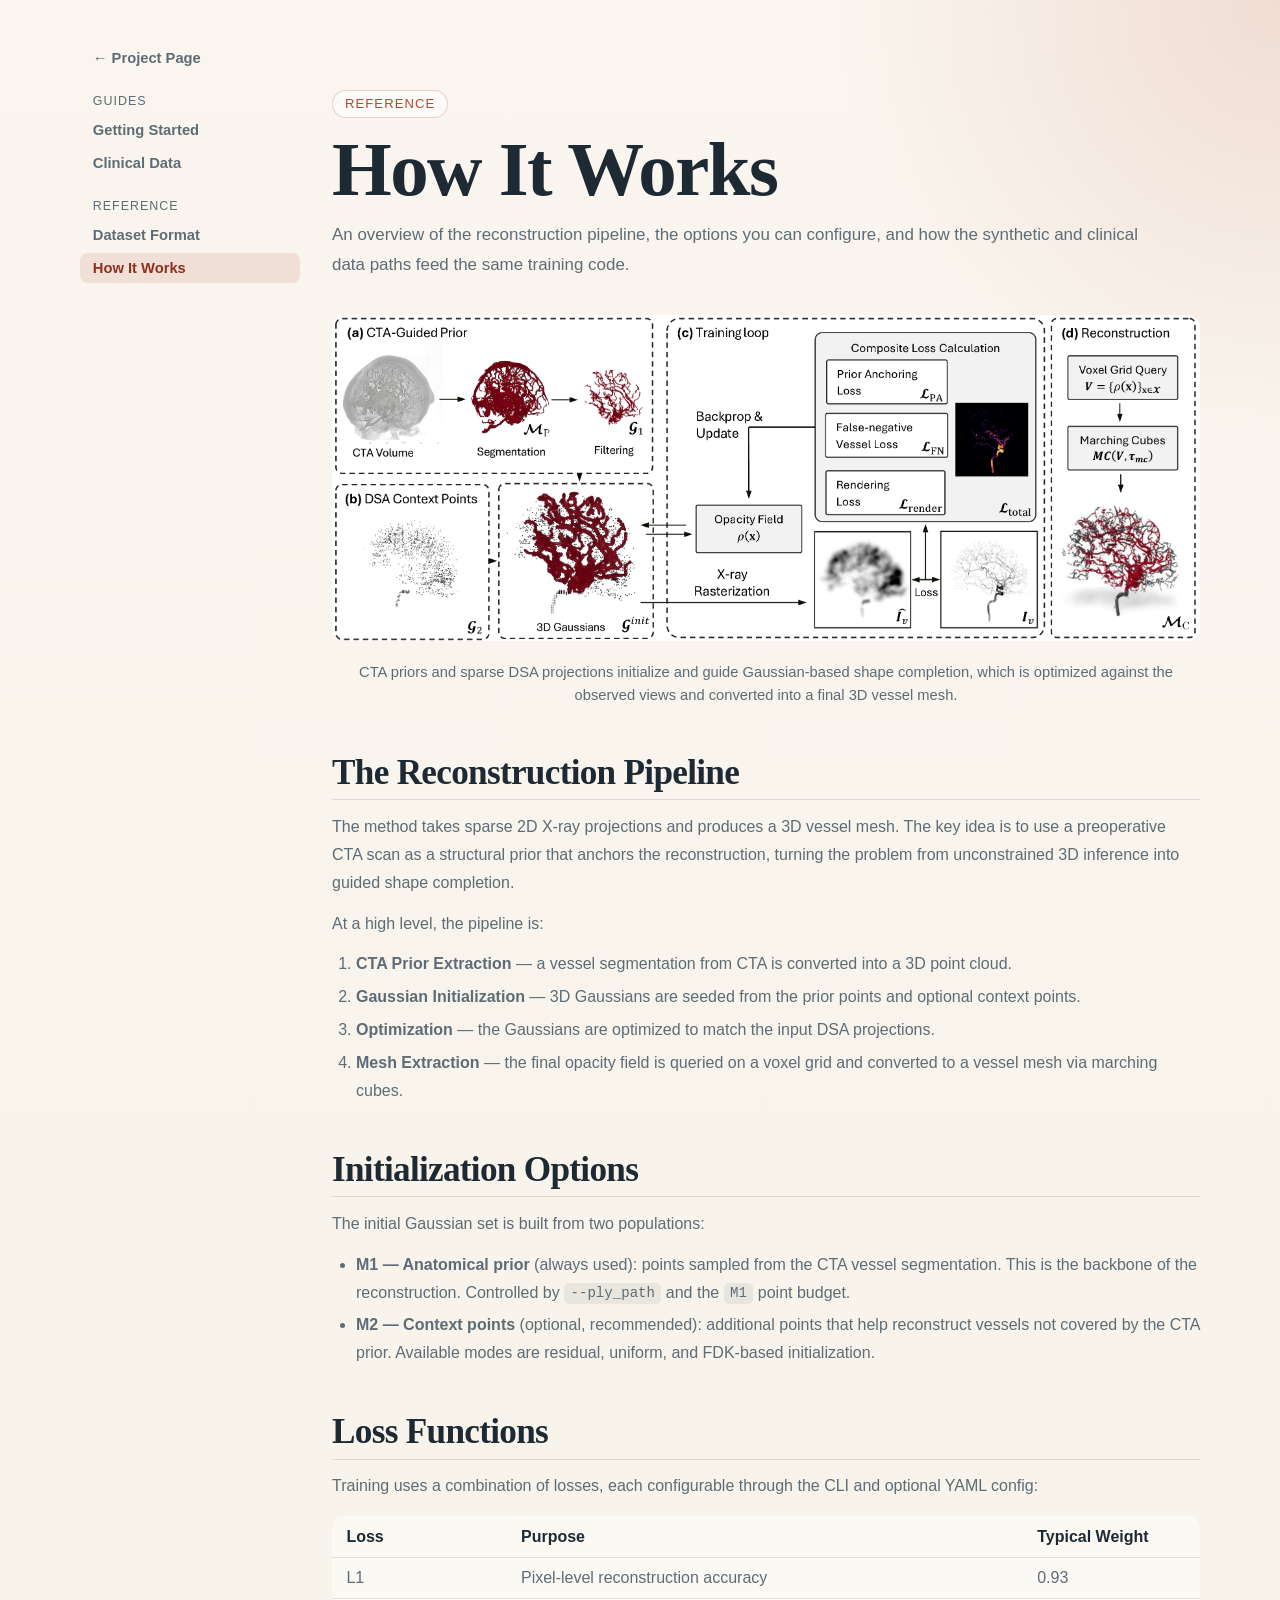
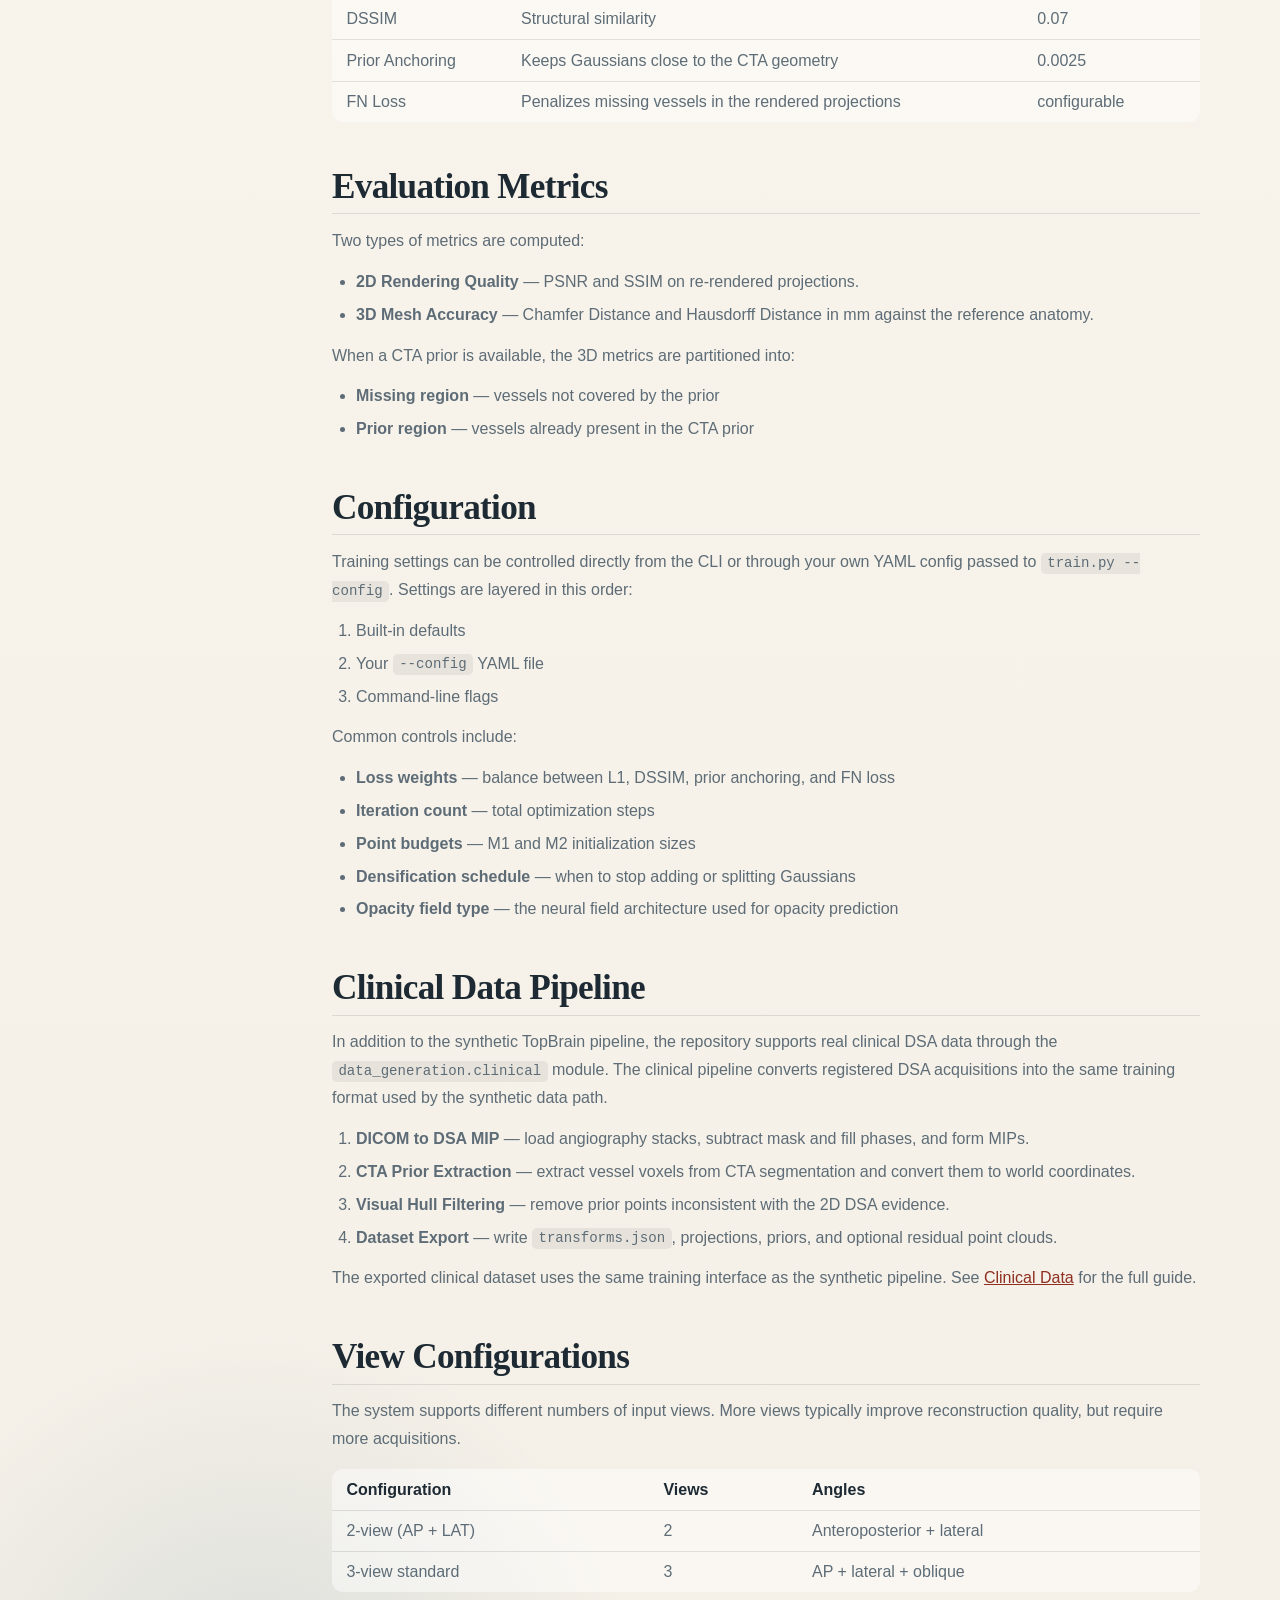
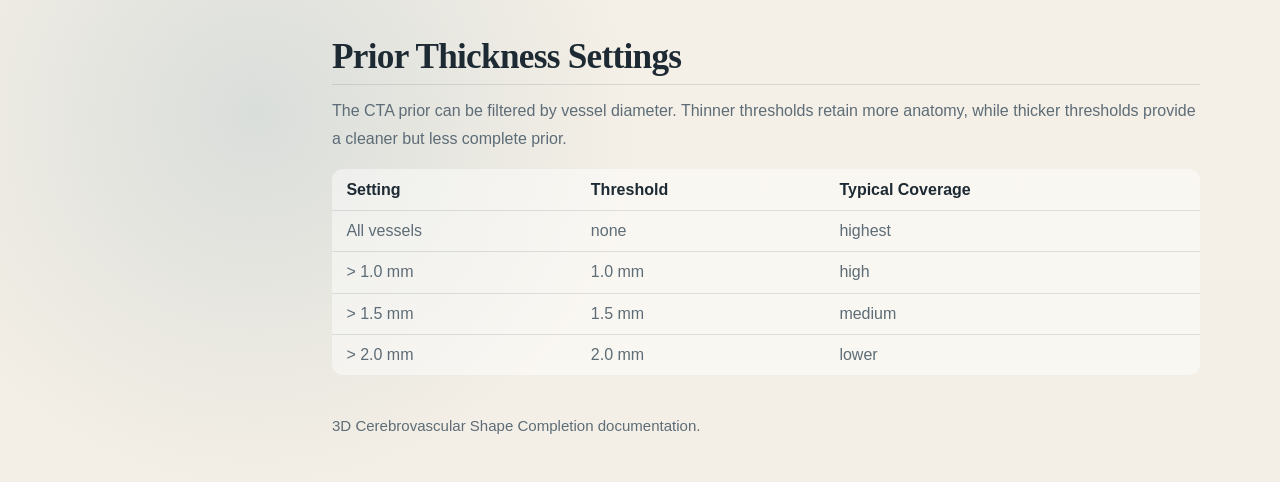
<file: docs/architecture.html>
<!doctype html>
<html lang="en">
<head>
  <meta charset="utf-8">
  <meta name="viewport" content="width=device-width, initial-scale=1">
  <title>How It Works | 3D Cerebrovascular Shape Completion</title>
  <link rel="stylesheet" href="site.css">
</head>
<body>
  <main class="wrap">
    <div class="doc-layout">
      <nav class="sidebar">
        <a href="index.html">&larr; Project Page</a>
        <div class="sidebar-title">Guides</div>
        <a href="getting-started.html">Getting Started</a>
        <a href="clinical-data.html">Clinical Data</a>
        <div class="sidebar-title">Reference</div>
        <a href="dataset-schema.html">Dataset Format</a>
        <a class="active" href="architecture.html">How It Works</a>
      </nav>
      <div class="doc-content">
        <section class="hero">
          <span class="eyebrow">Reference</span>
          <h1>How It Works</h1>
          <p class="lede">
            An overview of the reconstruction pipeline, the options you can configure,
            and how the synthetic and clinical data paths feed the same training code.
          </p>
        </section>

        <figure style="margin: 0 0 2rem;">
          <img src="./assets/method.png" alt="Method Overview"
            style="width: 100%; height: auto; border-radius: 0.75rem;" />
          <figcaption>
            CTA priors and sparse DSA projections initialize and guide Gaussian-based
            shape completion, which is optimized against the observed views and converted
            into a final 3D vessel mesh.
          </figcaption>
        </figure>

        <h2>The Reconstruction Pipeline</h2>
        <p>
          The method takes sparse 2D X-ray projections and produces a 3D vessel mesh.
          The key idea is to use a preoperative CTA scan as a structural prior that anchors the reconstruction,
          turning the problem from unconstrained 3D inference into guided shape completion.
        </p>
        <p>At a high level, the pipeline is:</p>
        <ol>
          <li><strong>CTA Prior Extraction</strong> &mdash; a vessel segmentation from CTA is converted into a 3D point cloud.</li>
          <li><strong>Gaussian Initialization</strong> &mdash; 3D Gaussians are seeded from the prior points and optional context points.</li>
          <li><strong>Optimization</strong> &mdash; the Gaussians are optimized to match the input DSA projections.</li>
          <li><strong>Mesh Extraction</strong> &mdash; the final opacity field is queried on a voxel grid and converted to a vessel mesh via marching cubes.</li>
        </ol>

        <h2>Initialization Options</h2>
        <p>The initial Gaussian set is built from two populations:</p>
        <ul>
          <li>
            <strong>M1 &mdash; Anatomical prior</strong> (always used):
            points sampled from the CTA vessel segmentation. This is the backbone of the reconstruction.
            Controlled by <code>--ply_path</code> and the <code>M1</code> point budget.
          </li>
          <li>
            <strong>M2 &mdash; Context points</strong> (optional, recommended):
            additional points that help reconstruct vessels not covered by the CTA prior.
            Available modes are residual, uniform, and FDK-based initialization.
          </li>
        </ul>

        <h2>Loss Functions</h2>
        <p>Training uses a combination of losses, each configurable through the CLI and optional YAML config:</p>
        <table>
          <thead>
            <tr>
              <th>Loss</th>
              <th>Purpose</th>
              <th>Typical Weight</th>
            </tr>
          </thead>
          <tbody>
            <tr>
              <td>L1</td>
              <td>Pixel-level reconstruction accuracy</td>
              <td>0.93</td>
            </tr>
            <tr>
              <td>DSSIM</td>
              <td>Structural similarity</td>
              <td>0.07</td>
            </tr>
            <tr>
              <td>Prior Anchoring</td>
              <td>Keeps Gaussians close to the CTA geometry</td>
              <td>0.0025</td>
            </tr>
            <tr>
              <td>FN Loss</td>
              <td>Penalizes missing vessels in the rendered projections</td>
              <td>configurable</td>
            </tr>
          </tbody>
        </table>

        <h2>Evaluation Metrics</h2>
        <p>Two types of metrics are computed:</p>
        <ul>
          <li><strong>2D Rendering Quality</strong> &mdash; PSNR and SSIM on re-rendered projections.</li>
          <li><strong>3D Mesh Accuracy</strong> &mdash; Chamfer Distance and Hausdorff Distance in mm against the reference anatomy.</li>
        </ul>
        <p>When a CTA prior is available, the 3D metrics are partitioned into:</p>
        <ul>
          <li><strong>Missing region</strong> &mdash; vessels not covered by the prior</li>
          <li><strong>Prior region</strong> &mdash; vessels already present in the CTA prior</li>
        </ul>

        <h2>Configuration</h2>
        <p>
          Training settings can be controlled directly from the CLI or through your own YAML config passed to
          <code>train.py --config</code>. Settings are layered in this order:
        </p>
        <ol>
          <li>Built-in defaults</li>
          <li>Your <code>--config</code> YAML file</li>
          <li>Command-line flags</li>
        </ol>
        <p>Common controls include:</p>
        <ul>
          <li><strong>Loss weights</strong> &mdash; balance between L1, DSSIM, prior anchoring, and FN loss</li>
          <li><strong>Iteration count</strong> &mdash; total optimization steps</li>
          <li><strong>Point budgets</strong> &mdash; M1 and M2 initialization sizes</li>
          <li><strong>Densification schedule</strong> &mdash; when to stop adding or splitting Gaussians</li>
          <li><strong>Opacity field type</strong> &mdash; the neural field architecture used for opacity prediction</li>
        </ul>

        <h2>Clinical Data Pipeline</h2>
        <p>
          In addition to the synthetic TopBrain pipeline, the repository supports real clinical DSA data through
          the <code>data_generation.clinical</code> module. The clinical pipeline converts registered DSA acquisitions
          into the same training format used by the synthetic data path.
        </p>
        <ol>
          <li><strong>DICOM to DSA MIP</strong> &mdash; load angiography stacks, subtract mask and fill phases, and form MIPs.</li>
          <li><strong>CTA Prior Extraction</strong> &mdash; extract vessel voxels from CTA segmentation and convert them to world coordinates.</li>
          <li><strong>Visual Hull Filtering</strong> &mdash; remove prior points inconsistent with the 2D DSA evidence.</li>
          <li><strong>Dataset Export</strong> &mdash; write <code>transforms.json</code>, projections, priors, and optional residual point clouds.</li>
        </ol>
        <p>
          The exported clinical dataset uses the same training interface as the synthetic pipeline.
          See <a href="clinical-data.html">Clinical Data</a> for the full guide.
        </p>

        <h2>View Configurations</h2>
        <p>
          The system supports different numbers of input views. More views typically improve reconstruction quality,
          but require more acquisitions.
        </p>
        <table>
          <thead>
            <tr>
              <th>Configuration</th>
              <th>Views</th>
              <th>Angles</th>
            </tr>
          </thead>
          <tbody>
            <tr>
              <td>2-view (AP + LAT)</td>
              <td>2</td>
              <td>Anteroposterior + lateral</td>
            </tr>
            <tr>
              <td>3-view standard</td>
              <td>3</td>
              <td>AP + lateral + oblique</td>
            </tr>
          </tbody>
        </table>

        <h2>Prior Thickness Settings</h2>
        <p>
          The CTA prior can be filtered by vessel diameter. Thinner thresholds retain more anatomy,
          while thicker thresholds provide a cleaner but less complete prior.
        </p>
        <table>
          <thead>
            <tr>
              <th>Setting</th>
              <th>Threshold</th>
              <th>Typical Coverage</th>
            </tr>
          </thead>
          <tbody>
            <tr>
              <td>All vessels</td>
              <td>none</td>
              <td>highest</td>
            </tr>
            <tr>
              <td>&gt; 1.0 mm</td>
              <td>1.0 mm</td>
              <td>high</td>
            </tr>
            <tr>
              <td>&gt; 1.5 mm</td>
              <td>1.5 mm</td>
              <td>medium</td>
            </tr>
            <tr>
              <td>&gt; 2.0 mm</td>
              <td>2.0 mm</td>
              <td>lower</td>
            </tr>
          </tbody>
        </table>

        <footer class="footer">
          3D Cerebrovascular Shape Completion documentation.
        </footer>
      </div>
    </div>
  </main>
</body>
</html>
</file>
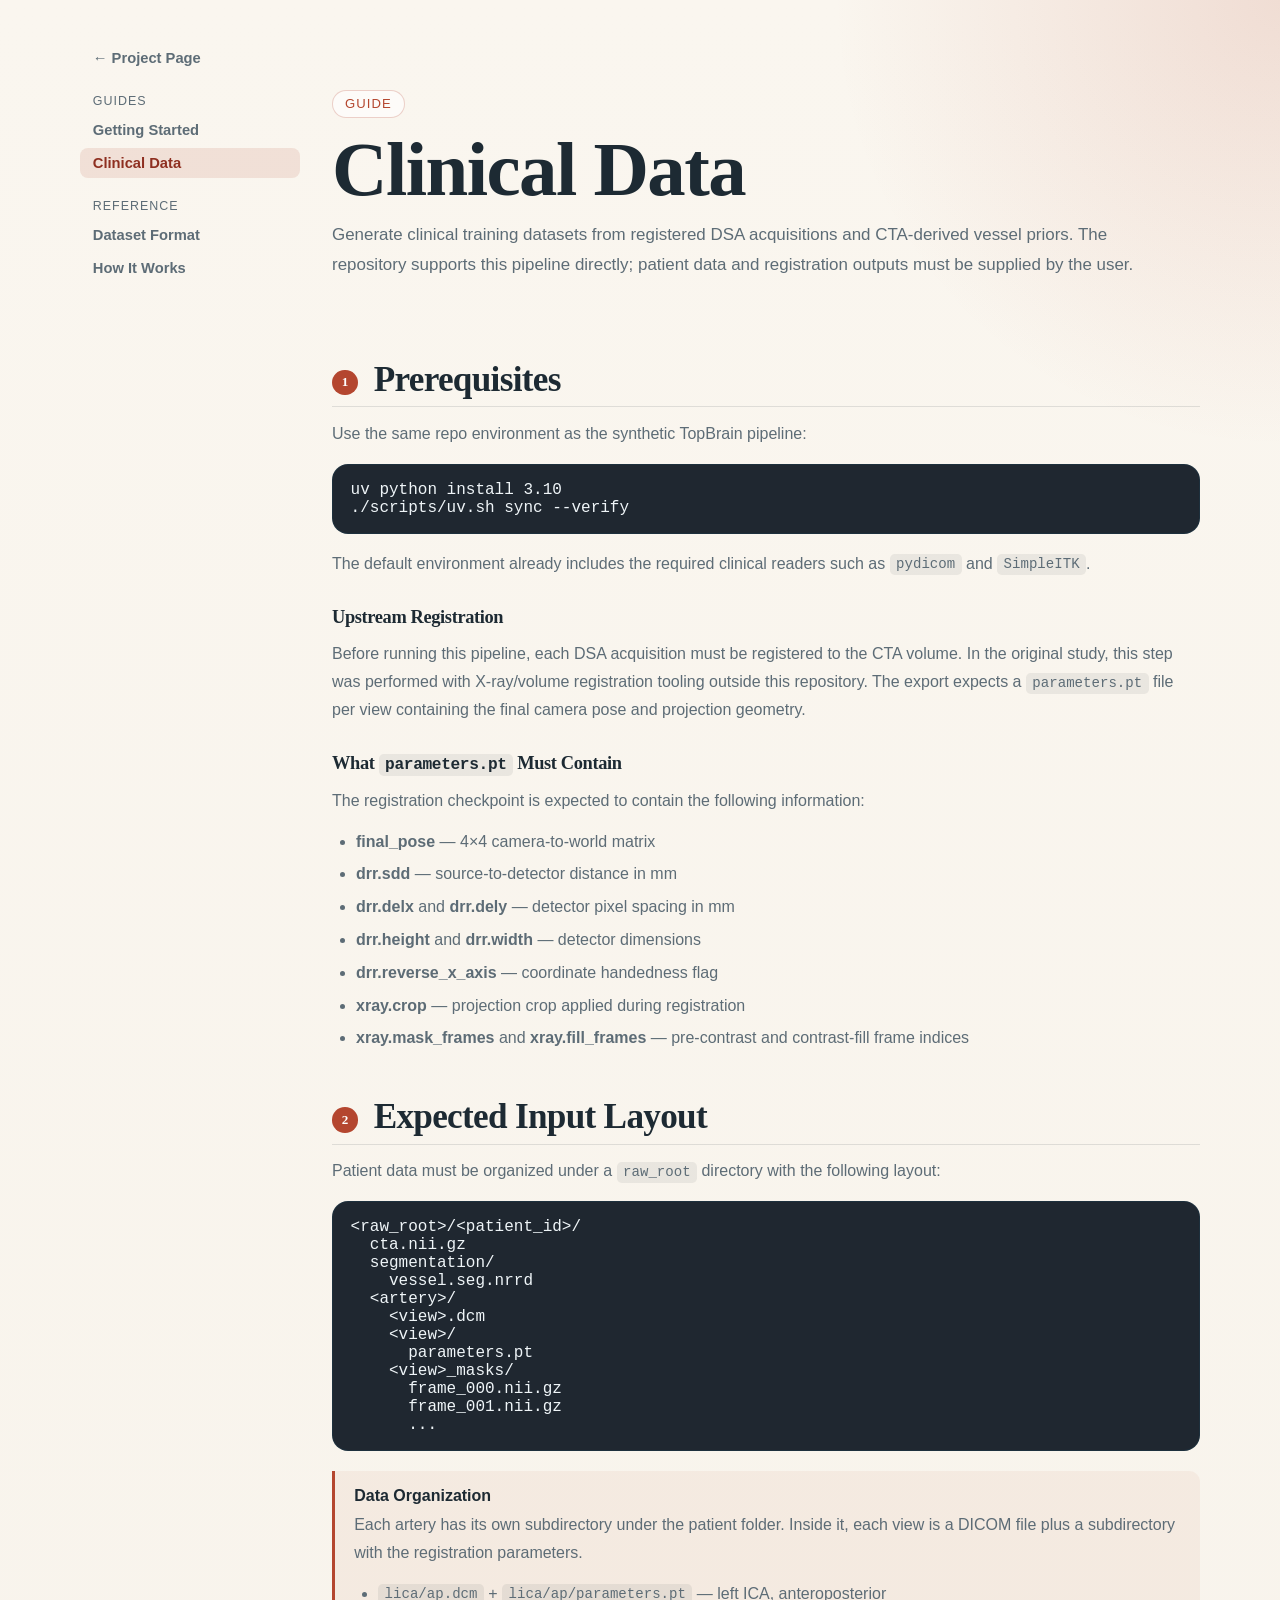
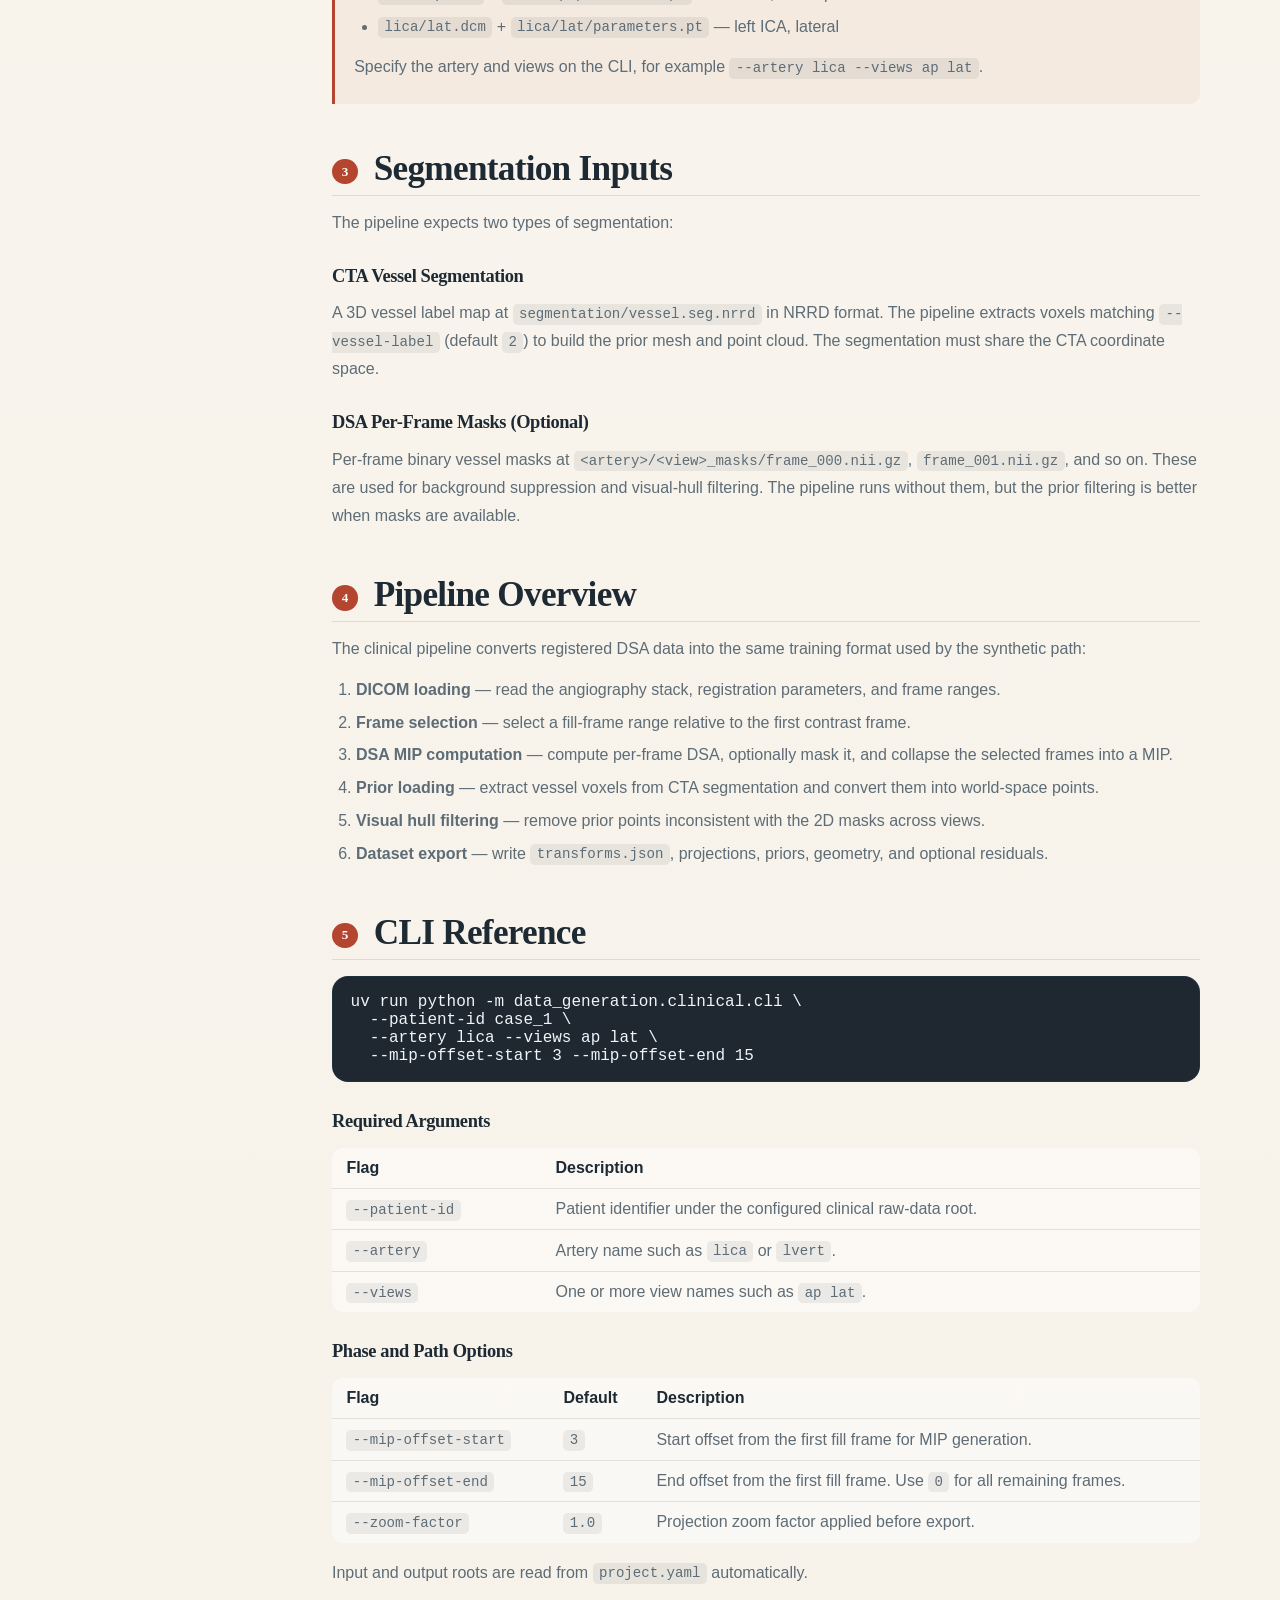
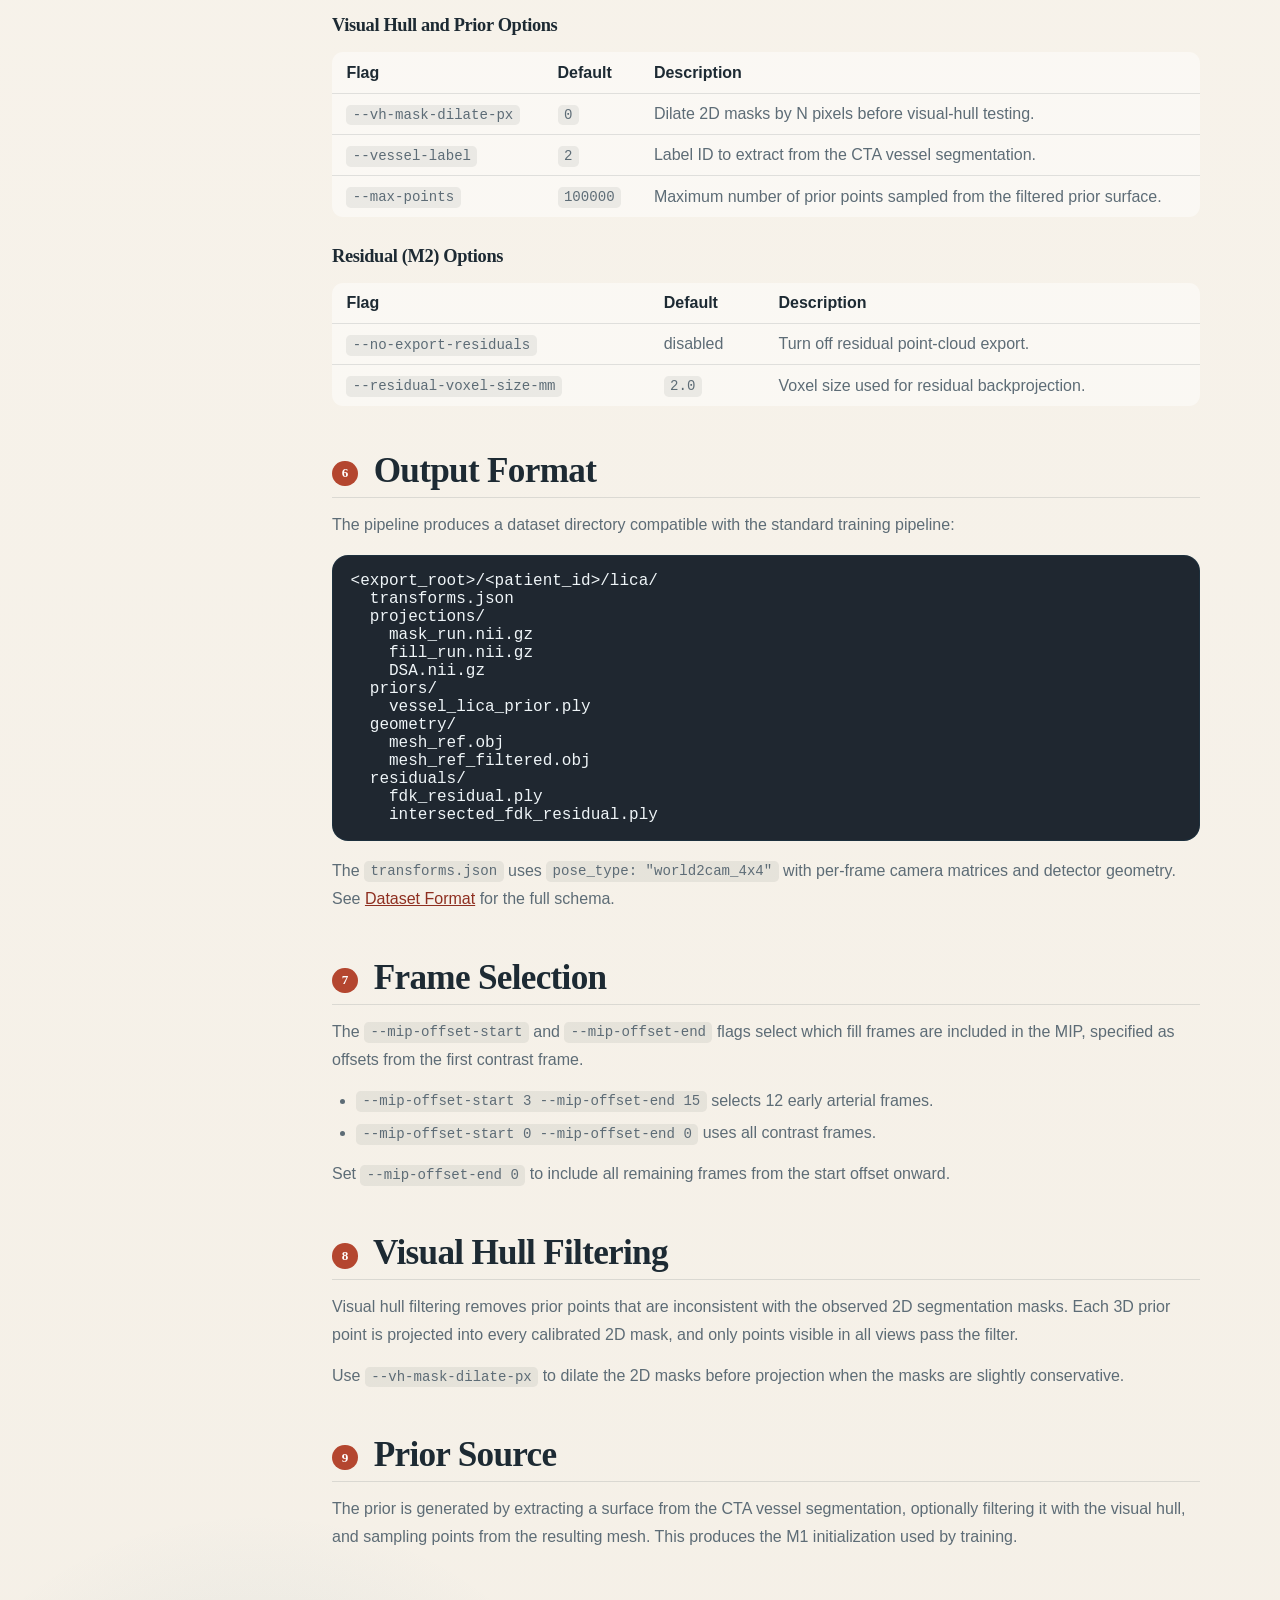
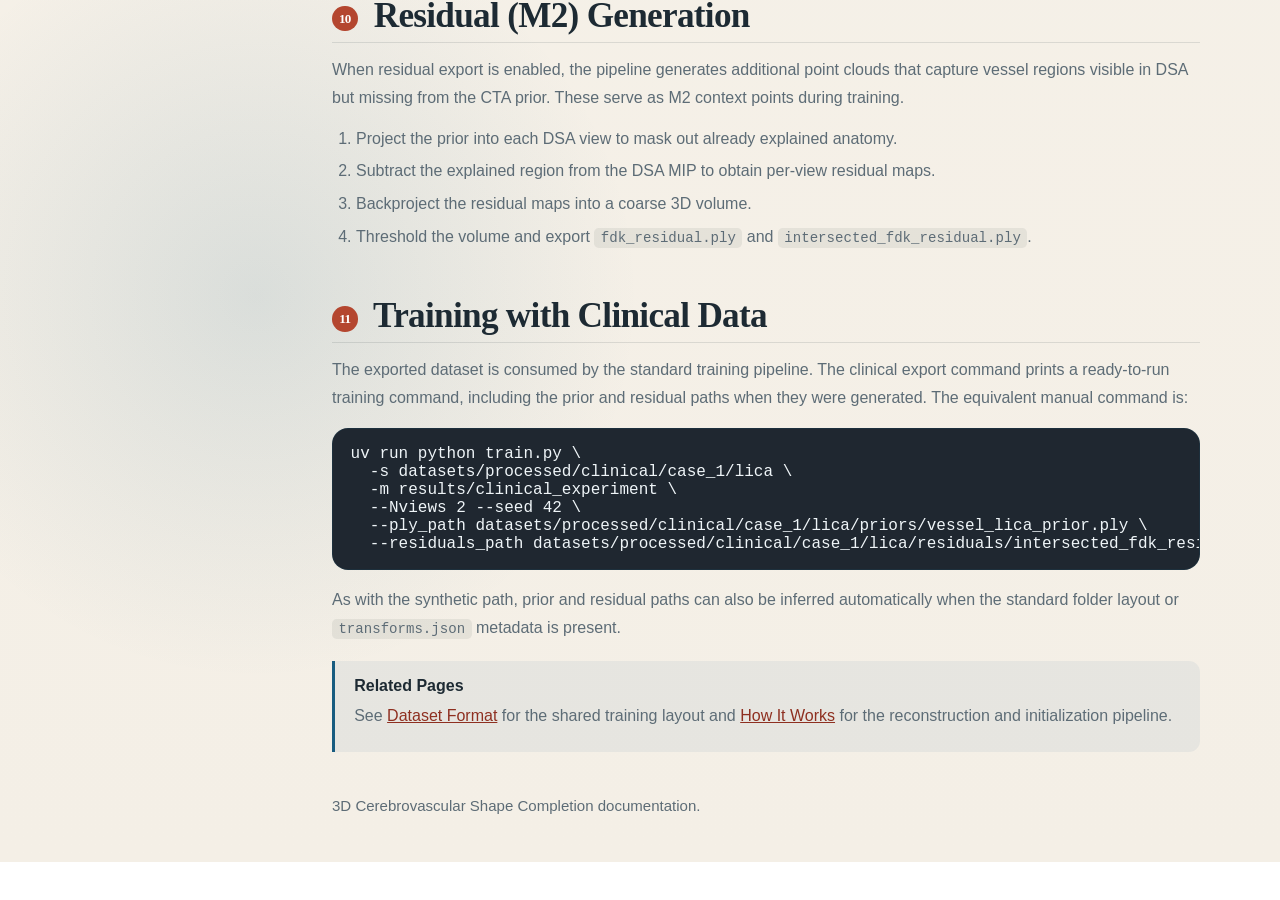
<file: docs/clinical-data.html>
<!doctype html>
<html lang="en">
<head>
  <meta charset="utf-8">
  <meta name="viewport" content="width=device-width, initial-scale=1">
  <title>Clinical Data | 3D Cerebrovascular Shape Completion</title>
  <link rel="stylesheet" href="site.css">
</head>
<body>
  <main class="wrap">
    <div class="doc-layout">
      <nav class="sidebar">
        <a href="index.html">&larr; Project Page</a>
        <div class="sidebar-title">Guides</div>
        <a href="getting-started.html">Getting Started</a>
        <a class="active" href="clinical-data.html">Clinical Data</a>
        <div class="sidebar-title">Reference</div>
        <a href="dataset-schema.html">Dataset Format</a>
        <a href="architecture.html">How It Works</a>
      </nav>
      <div class="doc-content">
        <section class="hero">
          <span class="eyebrow">Guide</span>
          <h1>Clinical Data</h1>
          <p class="lede">
            Generate clinical training datasets from registered DSA acquisitions and CTA-derived vessel priors.
            The repository supports this pipeline directly; patient data and registration outputs must be supplied by the user.
          </p>
        </section>

        <h2><span class="step-num">1</span> Prerequisites</h2>
        <p>
          Use the same repo environment as the synthetic TopBrain pipeline:
        </p>
        <pre><code>uv python install 3.10
./scripts/uv.sh sync --verify</code></pre>
        <p>
          The default environment already includes the required clinical readers such as <code>pydicom</code>
          and <code>SimpleITK</code>.
        </p>

        <h3>Upstream Registration</h3>
        <p>
          Before running this pipeline, each DSA acquisition must be registered to the CTA volume.
          In the original study, this step was performed with X-ray/volume registration tooling outside this repository.
          The export expects a <code>parameters.pt</code> file per view containing the final camera pose and projection geometry.
        </p>

        <h3>What <code>parameters.pt</code> Must Contain</h3>
        <p>The registration checkpoint is expected to contain the following information:</p>
        <ul>
          <li><strong>final_pose</strong> &mdash; 4&times;4 camera-to-world matrix</li>
          <li><strong>drr.sdd</strong> &mdash; source-to-detector distance in mm</li>
          <li><strong>drr.delx</strong> and <strong>drr.dely</strong> &mdash; detector pixel spacing in mm</li>
          <li><strong>drr.height</strong> and <strong>drr.width</strong> &mdash; detector dimensions</li>
          <li><strong>drr.reverse_x_axis</strong> &mdash; coordinate handedness flag</li>
          <li><strong>xray.crop</strong> &mdash; projection crop applied during registration</li>
          <li><strong>xray.mask_frames</strong> and <strong>xray.fill_frames</strong> &mdash; pre-contrast and contrast-fill frame indices</li>
        </ul>

        <h2><span class="step-num">2</span> Expected Input Layout</h2>
        <p>
          Patient data must be organized under a <code>raw_root</code> directory with the following layout:
        </p>
        <pre><code>&lt;raw_root&gt;/&lt;patient_id&gt;/
  cta.nii.gz
  segmentation/
    vessel.seg.nrrd
  &lt;artery&gt;/
    &lt;view&gt;.dcm
    &lt;view&gt;/
      parameters.pt
    &lt;view&gt;_masks/
      frame_000.nii.gz
      frame_001.nii.gz
      ...</code></pre>

        <div class="callout">
          <div class="callout-title">Data Organization</div>
          <p>
            Each artery has its own subdirectory under the patient folder. Inside it,
            each view is a DICOM file plus a subdirectory with the registration parameters.
          </p>
          <ul>
            <li><code>lica/ap.dcm</code> + <code>lica/ap/parameters.pt</code> &mdash; left ICA, anteroposterior</li>
            <li><code>lica/lat.dcm</code> + <code>lica/lat/parameters.pt</code> &mdash; left ICA, lateral</li>
          </ul>
          <p>
            Specify the artery and views on the CLI, for example <code>--artery lica --views ap lat</code>.
          </p>
        </div>

        <h2><span class="step-num">3</span> Segmentation Inputs</h2>
        <p>The pipeline expects two types of segmentation:</p>

        <h3>CTA Vessel Segmentation</h3>
        <p>
          A 3D vessel label map at <code>segmentation/vessel.seg.nrrd</code> in NRRD format.
          The pipeline extracts voxels matching <code>--vessel-label</code> (default <code>2</code>)
          to build the prior mesh and point cloud. The segmentation must share the CTA coordinate space.
        </p>

        <h3>DSA Per-Frame Masks (Optional)</h3>
        <p>
          Per-frame binary vessel masks at <code>&lt;artery&gt;/&lt;view&gt;_masks/frame_000.nii.gz</code>,
          <code>frame_001.nii.gz</code>, and so on. These are used for background suppression and visual-hull filtering.
          The pipeline runs without them, but the prior filtering is better when masks are available.
        </p>

        <h2><span class="step-num">4</span> Pipeline Overview</h2>
        <p>
          The clinical pipeline converts registered DSA data into the same training format used by the synthetic path:
        </p>
        <ol>
          <li><strong>DICOM loading</strong> &mdash; read the angiography stack, registration parameters, and frame ranges.</li>
          <li><strong>Frame selection</strong> &mdash; select a fill-frame range relative to the first contrast frame.</li>
          <li><strong>DSA MIP computation</strong> &mdash; compute per-frame DSA, optionally mask it, and collapse the selected frames into a MIP.</li>
          <li><strong>Prior loading</strong> &mdash; extract vessel voxels from CTA segmentation and convert them into world-space points.</li>
          <li><strong>Visual hull filtering</strong> &mdash; remove prior points inconsistent with the 2D masks across views.</li>
          <li><strong>Dataset export</strong> &mdash; write <code>transforms.json</code>, projections, priors, geometry, and optional residuals.</li>
        </ol>

        <h2><span class="step-num">5</span> CLI Reference</h2>
        <pre><code>uv run python -m data_generation.clinical.cli \
  --patient-id case_1 \
  --artery lica --views ap lat \
  --mip-offset-start 3 --mip-offset-end 15</code></pre>

        <h3>Required Arguments</h3>
        <table>
          <thead>
            <tr>
              <th>Flag</th>
              <th>Description</th>
            </tr>
          </thead>
          <tbody>
            <tr>
              <td><code>--patient-id</code></td>
              <td>Patient identifier under the configured clinical raw-data root.</td>
            </tr>
            <tr>
              <td><code>--artery</code></td>
              <td>Artery name such as <code>lica</code> or <code>lvert</code>.</td>
            </tr>
            <tr>
              <td><code>--views</code></td>
              <td>One or more view names such as <code>ap lat</code>.</td>
            </tr>
          </tbody>
        </table>

        <h3>Phase and Path Options</h3>
        <table>
          <thead>
            <tr>
              <th>Flag</th>
              <th>Default</th>
              <th>Description</th>
            </tr>
          </thead>
          <tbody>
            <tr>
              <td><code>--mip-offset-start</code></td>
              <td><code>3</code></td>
              <td>Start offset from the first fill frame for MIP generation.</td>
            </tr>
            <tr>
              <td><code>--mip-offset-end</code></td>
              <td><code>15</code></td>
              <td>End offset from the first fill frame. Use <code>0</code> for all remaining frames.</td>
            </tr>
            <tr>
              <td><code>--zoom-factor</code></td>
              <td><code>1.0</code></td>
              <td>Projection zoom factor applied before export.</td>
            </tr>
          </tbody>
        </table>
        <p>
          Input and output roots are read from <code>project.yaml</code> automatically.
        </p>

        <h3>Visual Hull and Prior Options</h3>
        <table>
          <thead>
            <tr>
              <th>Flag</th>
              <th>Default</th>
              <th>Description</th>
            </tr>
          </thead>
          <tbody>
            <tr>
              <td><code>--vh-mask-dilate-px</code></td>
              <td><code>0</code></td>
              <td>Dilate 2D masks by N pixels before visual-hull testing.</td>
            </tr>
            <tr>
              <td><code>--vessel-label</code></td>
              <td><code>2</code></td>
              <td>Label ID to extract from the CTA vessel segmentation.</td>
            </tr>
            <tr>
              <td><code>--max-points</code></td>
              <td><code>100000</code></td>
              <td>Maximum number of prior points sampled from the filtered prior surface.</td>
            </tr>
          </tbody>
        </table>

        <h3>Residual (M2) Options</h3>
        <table>
          <thead>
            <tr>
              <th>Flag</th>
              <th>Default</th>
              <th>Description</th>
            </tr>
          </thead>
          <tbody>
            <tr>
              <td><code>--no-export-residuals</code></td>
              <td>disabled</td>
              <td>Turn off residual point-cloud export.</td>
            </tr>
            <tr>
              <td><code>--residual-voxel-size-mm</code></td>
              <td><code>2.0</code></td>
              <td>Voxel size used for residual backprojection.</td>
            </tr>
          </tbody>
        </table>

        <h2><span class="step-num">6</span> Output Format</h2>
        <p>
          The pipeline produces a dataset directory compatible with the standard training pipeline:
        </p>
        <pre><code>&lt;export_root&gt;/&lt;patient_id&gt;/lica/
  transforms.json
  projections/
    mask_run.nii.gz
    fill_run.nii.gz
    DSA.nii.gz
  priors/
    vessel_lica_prior.ply
  geometry/
    mesh_ref.obj
    mesh_ref_filtered.obj
  residuals/
    fdk_residual.ply
    intersected_fdk_residual.ply</code></pre>

        <p>
          The <code>transforms.json</code> uses <code>pose_type: "world2cam_4x4"</code> with per-frame camera matrices
          and detector geometry. See <a href="dataset-schema.html">Dataset Format</a> for the full schema.
        </p>

        <h2><span class="step-num">7</span> Frame Selection</h2>
        <p>
          The <code>--mip-offset-start</code> and <code>--mip-offset-end</code> flags select which fill frames
          are included in the MIP, specified as offsets from the first contrast frame.
        </p>
        <ul>
          <li><code>--mip-offset-start 3 --mip-offset-end 15</code> selects 12 early arterial frames.</li>
          <li><code>--mip-offset-start 0 --mip-offset-end 0</code> uses all contrast frames.</li>
        </ul>
        <p>
          Set <code>--mip-offset-end 0</code> to include all remaining frames from the start offset onward.
        </p>

        <h2><span class="step-num">8</span> Visual Hull Filtering</h2>
        <p>
          Visual hull filtering removes prior points that are inconsistent with the observed 2D segmentation masks.
          Each 3D prior point is projected into every calibrated 2D mask, and only points visible in all views pass the filter.
        </p>
        <p>
          Use <code>--vh-mask-dilate-px</code> to dilate the 2D masks before projection when the masks are slightly conservative.
        </p>

        <h2><span class="step-num">9</span> Prior Source</h2>
        <p>
          The prior is generated by extracting a surface from the CTA vessel segmentation, optionally filtering it with the visual hull,
          and sampling points from the resulting mesh. This produces the M1 initialization used by training.
        </p>

        <h2><span class="step-num">10</span> Residual (M2) Generation</h2>
        <p>
          When residual export is enabled, the pipeline generates additional point clouds that capture vessel regions visible in DSA
          but missing from the CTA prior. These serve as M2 context points during training.
        </p>
        <ol>
          <li>Project the prior into each DSA view to mask out already explained anatomy.</li>
          <li>Subtract the explained region from the DSA MIP to obtain per-view residual maps.</li>
          <li>Backproject the residual maps into a coarse 3D volume.</li>
          <li>Threshold the volume and export <code>fdk_residual.ply</code> and <code>intersected_fdk_residual.ply</code>.</li>
        </ol>

        <h2><span class="step-num">11</span> Training with Clinical Data</h2>
        <p>
          The exported dataset is consumed by the standard training pipeline. The clinical export command prints
          a ready-to-run training command, including the prior and residual paths when they were generated.
          The equivalent manual command is:
        </p>
        <pre><code>uv run python train.py \
  -s datasets/processed/clinical/case_1/lica \
  -m results/clinical_experiment \
  --Nviews 2 --seed 42 \
  --ply_path datasets/processed/clinical/case_1/lica/priors/vessel_lica_prior.ply \
  --residuals_path datasets/processed/clinical/case_1/lica/residuals/intersected_fdk_residual.ply</code></pre>

        <p>
          As with the synthetic path, prior and residual paths can also be inferred automatically when the
          standard folder layout or <code>transforms.json</code> metadata is present.
        </p>

        <div class="callout callout-info">
          <div class="callout-title">Related Pages</div>
          <p>
            See <a href="dataset-schema.html">Dataset Format</a> for the shared training layout and
            <a href="architecture.html">How It Works</a> for the reconstruction and initialization pipeline.
          </p>
        </div>

        <footer class="footer">
          3D Cerebrovascular Shape Completion documentation.
        </footer>
      </div>
    </div>
  </main>
</body>
</html>
</file>
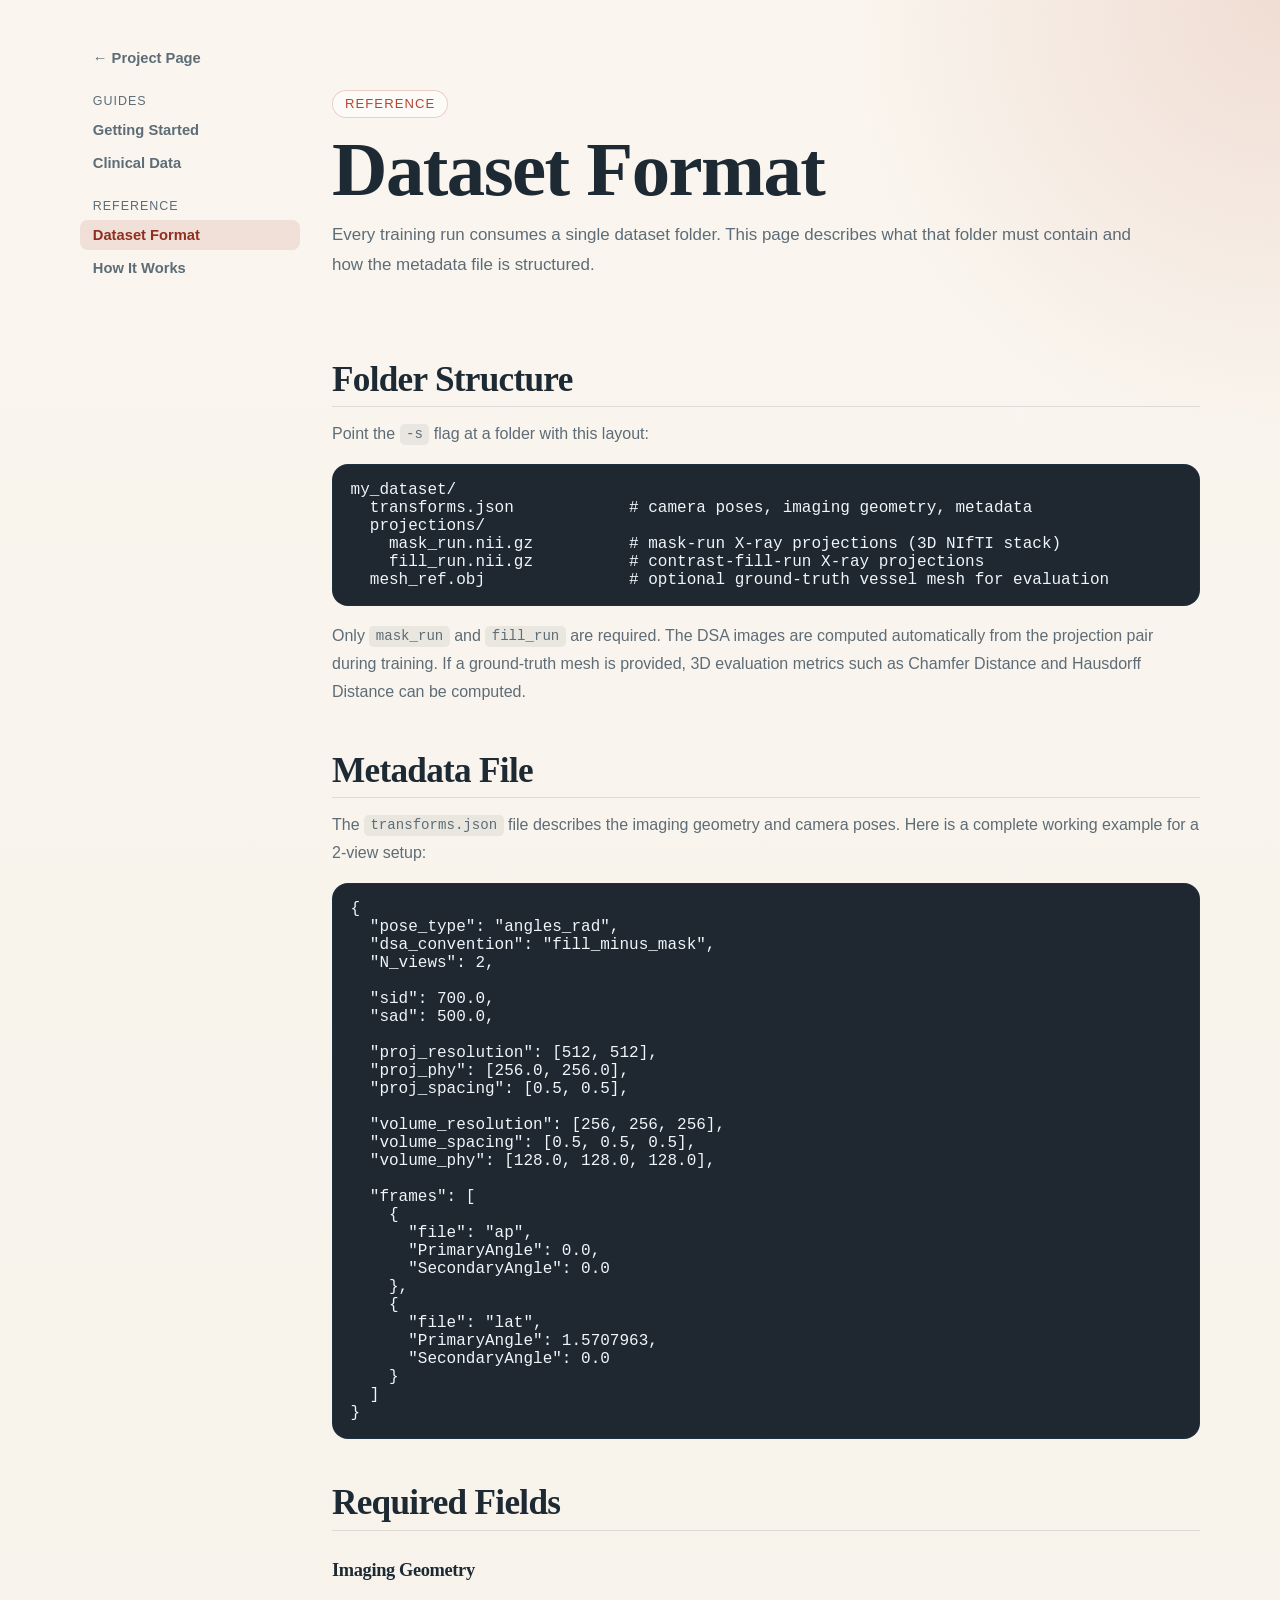
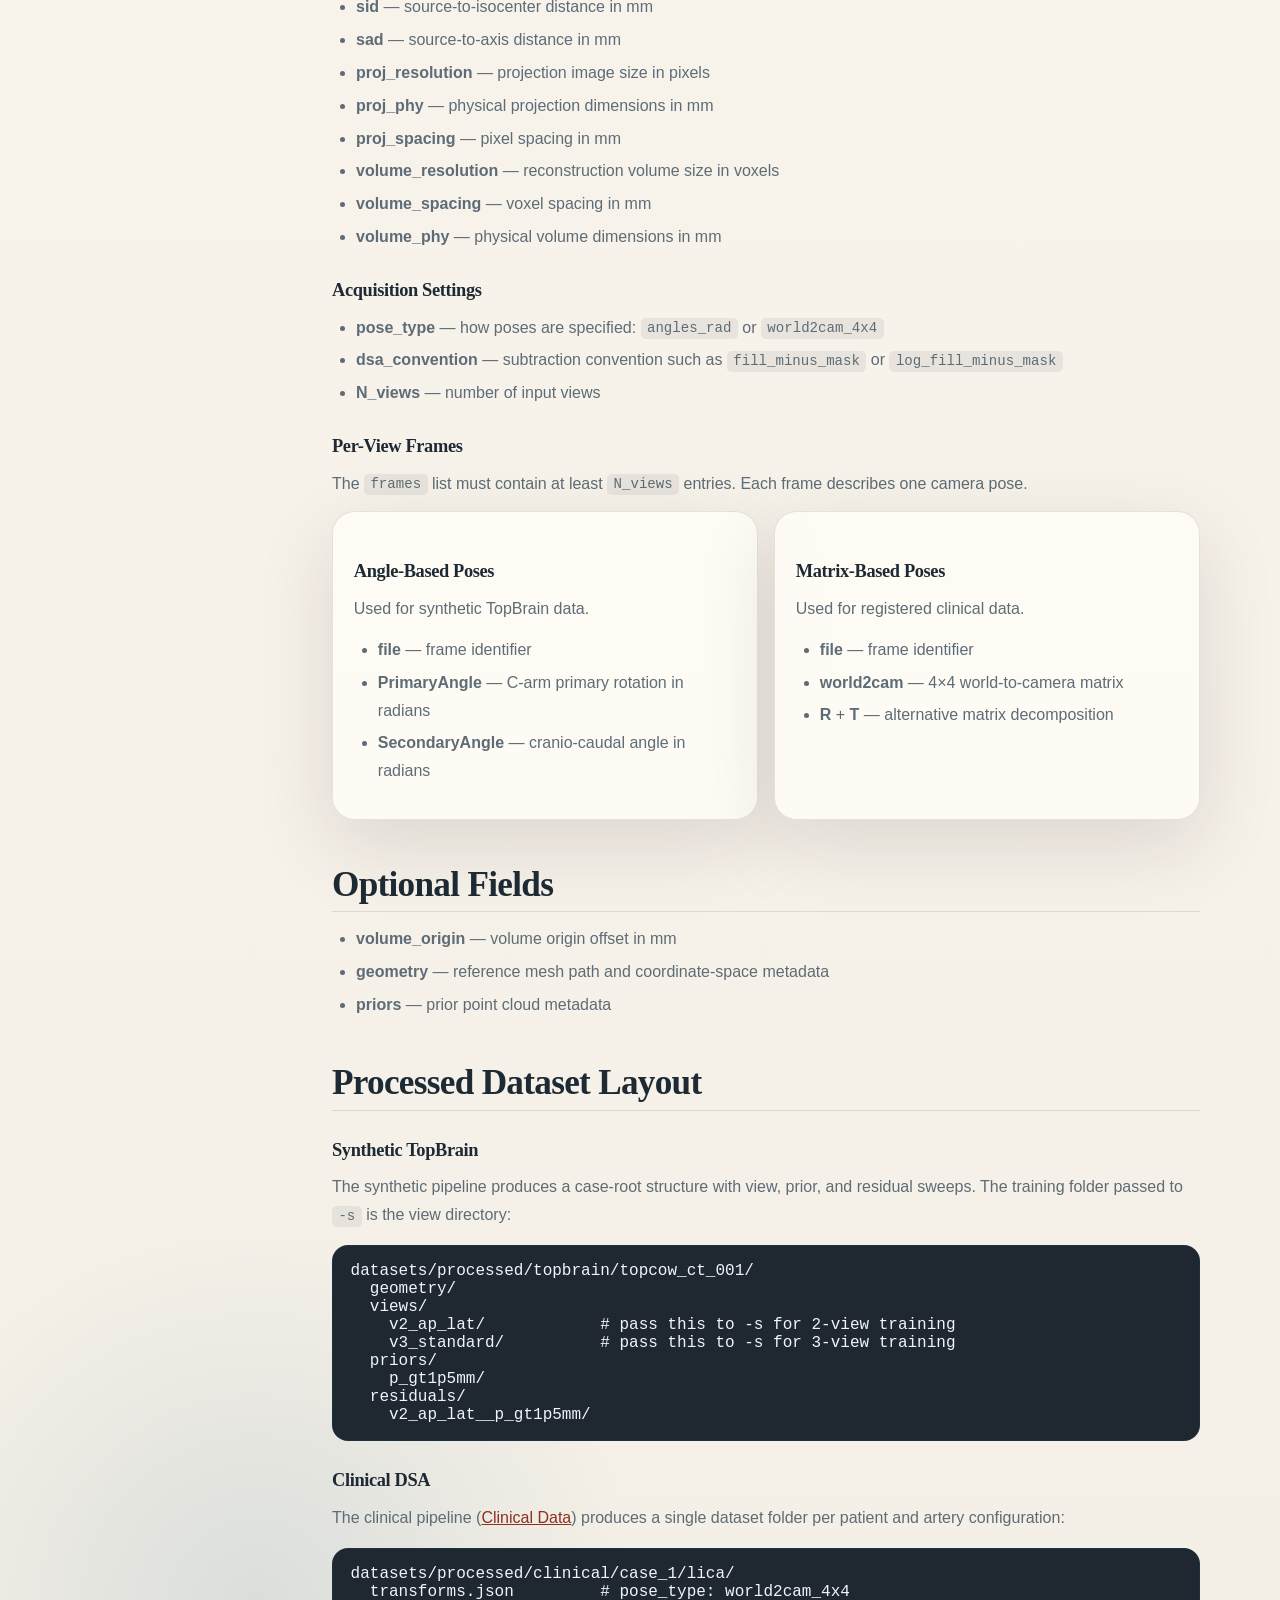
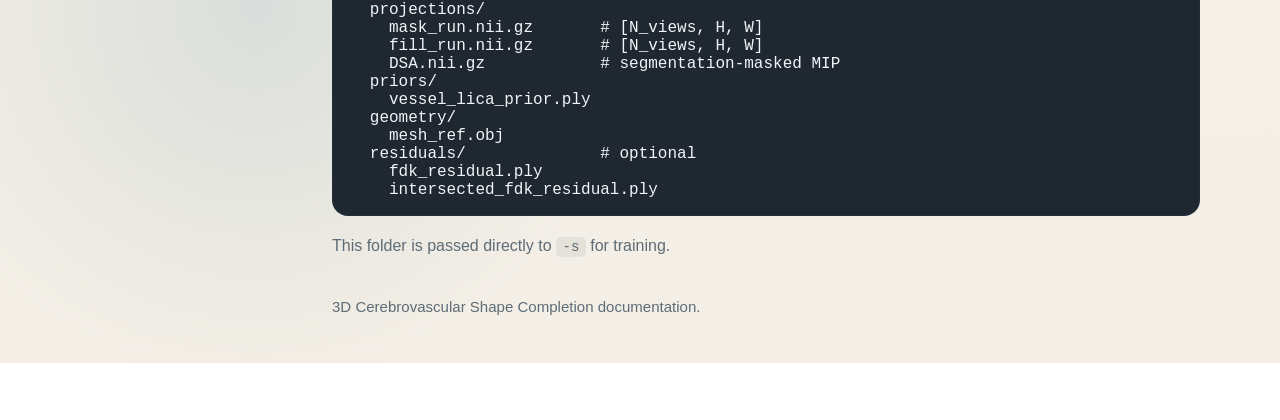
<file: docs/dataset-schema.html>
<!doctype html>
<html lang="en">
<head>
  <meta charset="utf-8">
  <meta name="viewport" content="width=device-width, initial-scale=1">
  <title>Dataset Format | 3D Cerebrovascular Shape Completion</title>
  <link rel="stylesheet" href="site.css">
</head>
<body>
  <main class="wrap">
    <div class="doc-layout">
      <nav class="sidebar">
        <a href="index.html">&larr; Project Page</a>
        <div class="sidebar-title">Guides</div>
        <a href="getting-started.html">Getting Started</a>
        <a href="clinical-data.html">Clinical Data</a>
        <div class="sidebar-title">Reference</div>
        <a class="active" href="dataset-schema.html">Dataset Format</a>
        <a href="architecture.html">How It Works</a>
      </nav>
      <div class="doc-content">
        <section class="hero">
          <span class="eyebrow">Reference</span>
          <h1>Dataset Format</h1>
          <p class="lede">
            Every training run consumes a single dataset folder. This page
            describes what that folder must contain and how the metadata file
            is structured.
          </p>
        </section>

        <h2>Folder Structure</h2>
        <p>Point the <code>-s</code> flag at a folder with this layout:</p>
        <pre><code>my_dataset/
  transforms.json            # camera poses, imaging geometry, metadata
  projections/
    mask_run.nii.gz          # mask-run X-ray projections (3D NIfTI stack)
    fill_run.nii.gz          # contrast-fill-run X-ray projections
  mesh_ref.obj               # optional ground-truth vessel mesh for evaluation</code></pre>
        <p>
          Only <code>mask_run</code> and <code>fill_run</code> are required.
          The DSA images are computed automatically from the projection pair during training.
          If a ground-truth mesh is provided, 3D evaluation metrics such as Chamfer Distance and Hausdorff Distance can be computed.
        </p>

        <h2>Metadata File</h2>
        <p>
          The <code>transforms.json</code> file describes the imaging geometry and camera poses.
          Here is a complete working example for a 2-view setup:
        </p>
        <pre><code>{
  "pose_type": "angles_rad",
  "dsa_convention": "fill_minus_mask",
  "N_views": 2,

  "sid": 700.0,
  "sad": 500.0,

  "proj_resolution": [512, 512],
  "proj_phy": [256.0, 256.0],
  "proj_spacing": [0.5, 0.5],

  "volume_resolution": [256, 256, 256],
  "volume_spacing": [0.5, 0.5, 0.5],
  "volume_phy": [128.0, 128.0, 128.0],

  "frames": [
    {
      "file": "ap",
      "PrimaryAngle": 0.0,
      "SecondaryAngle": 0.0
    },
    {
      "file": "lat",
      "PrimaryAngle": 1.5707963,
      "SecondaryAngle": 0.0
    }
  ]
}</code></pre>

        <h2>Required Fields</h2>

        <h3>Imaging Geometry</h3>
        <ul>
          <li><strong>sid</strong> &mdash; source-to-isocenter distance in mm</li>
          <li><strong>sad</strong> &mdash; source-to-axis distance in mm</li>
          <li><strong>proj_resolution</strong> &mdash; projection image size in pixels</li>
          <li><strong>proj_phy</strong> &mdash; physical projection dimensions in mm</li>
          <li><strong>proj_spacing</strong> &mdash; pixel spacing in mm</li>
          <li><strong>volume_resolution</strong> &mdash; reconstruction volume size in voxels</li>
          <li><strong>volume_spacing</strong> &mdash; voxel spacing in mm</li>
          <li><strong>volume_phy</strong> &mdash; physical volume dimensions in mm</li>
        </ul>

        <h3>Acquisition Settings</h3>
        <ul>
          <li><strong>pose_type</strong> &mdash; how poses are specified: <code>angles_rad</code> or <code>world2cam_4x4</code></li>
          <li><strong>dsa_convention</strong> &mdash; subtraction convention such as <code>fill_minus_mask</code> or <code>log_fill_minus_mask</code></li>
          <li><strong>N_views</strong> &mdash; number of input views</li>
        </ul>

        <h3>Per-View Frames</h3>
        <p>
          The <code>frames</code> list must contain at least <code>N_views</code> entries.
          Each frame describes one camera pose.
        </p>

        <div class="grid two-col">
          <div class="card">
            <h3>Angle-Based Poses</h3>
            <p>Used for synthetic TopBrain data.</p>
            <ul>
              <li><strong>file</strong> &mdash; frame identifier</li>
              <li><strong>PrimaryAngle</strong> &mdash; C-arm primary rotation in radians</li>
              <li><strong>SecondaryAngle</strong> &mdash; cranio-caudal angle in radians</li>
            </ul>
          </div>
          <div class="card">
            <h3>Matrix-Based Poses</h3>
            <p>Used for registered clinical data.</p>
            <ul>
              <li><strong>file</strong> &mdash; frame identifier</li>
              <li><strong>world2cam</strong> &mdash; 4&times;4 world-to-camera matrix</li>
              <li><strong>R</strong> + <strong>T</strong> &mdash; alternative matrix decomposition</li>
            </ul>
          </div>
        </div>

        <h2>Optional Fields</h2>
        <ul>
          <li><strong>volume_origin</strong> &mdash; volume origin offset in mm</li>
          <li><strong>geometry</strong> &mdash; reference mesh path and coordinate-space metadata</li>
          <li><strong>priors</strong> &mdash; prior point cloud metadata</li>
        </ul>

        <h2>Processed Dataset Layout</h2>

        <h3>Synthetic TopBrain</h3>
        <p>
          The synthetic pipeline produces a case-root structure with view, prior, and residual sweeps.
          The training folder passed to <code>-s</code> is the view directory:
        </p>
        <pre><code>datasets/processed/topbrain/topcow_ct_001/
  geometry/
  views/
    v2_ap_lat/            # pass this to -s for 2-view training
    v3_standard/          # pass this to -s for 3-view training
  priors/
    p_gt1p5mm/
  residuals/
    v2_ap_lat__p_gt1p5mm/</code></pre>

        <h3>Clinical DSA</h3>
        <p>
          The clinical pipeline (<a href="clinical-data.html">Clinical Data</a>) produces
          a single dataset folder per patient and artery configuration:
        </p>
        <pre><code>datasets/processed/clinical/case_1/lica/
  transforms.json         # pose_type: world2cam_4x4
  projections/
    mask_run.nii.gz       # [N_views, H, W]
    fill_run.nii.gz       # [N_views, H, W]
    DSA.nii.gz            # segmentation-masked MIP
  priors/
    vessel_lica_prior.ply
  geometry/
    mesh_ref.obj
  residuals/              # optional
    fdk_residual.ply
    intersected_fdk_residual.ply</code></pre>
        <p>This folder is passed directly to <code>-s</code> for training.</p>

        <footer class="footer">
          3D Cerebrovascular Shape Completion documentation.
        </footer>
      </div>
    </div>
  </main>
</body>
</html>
</file>
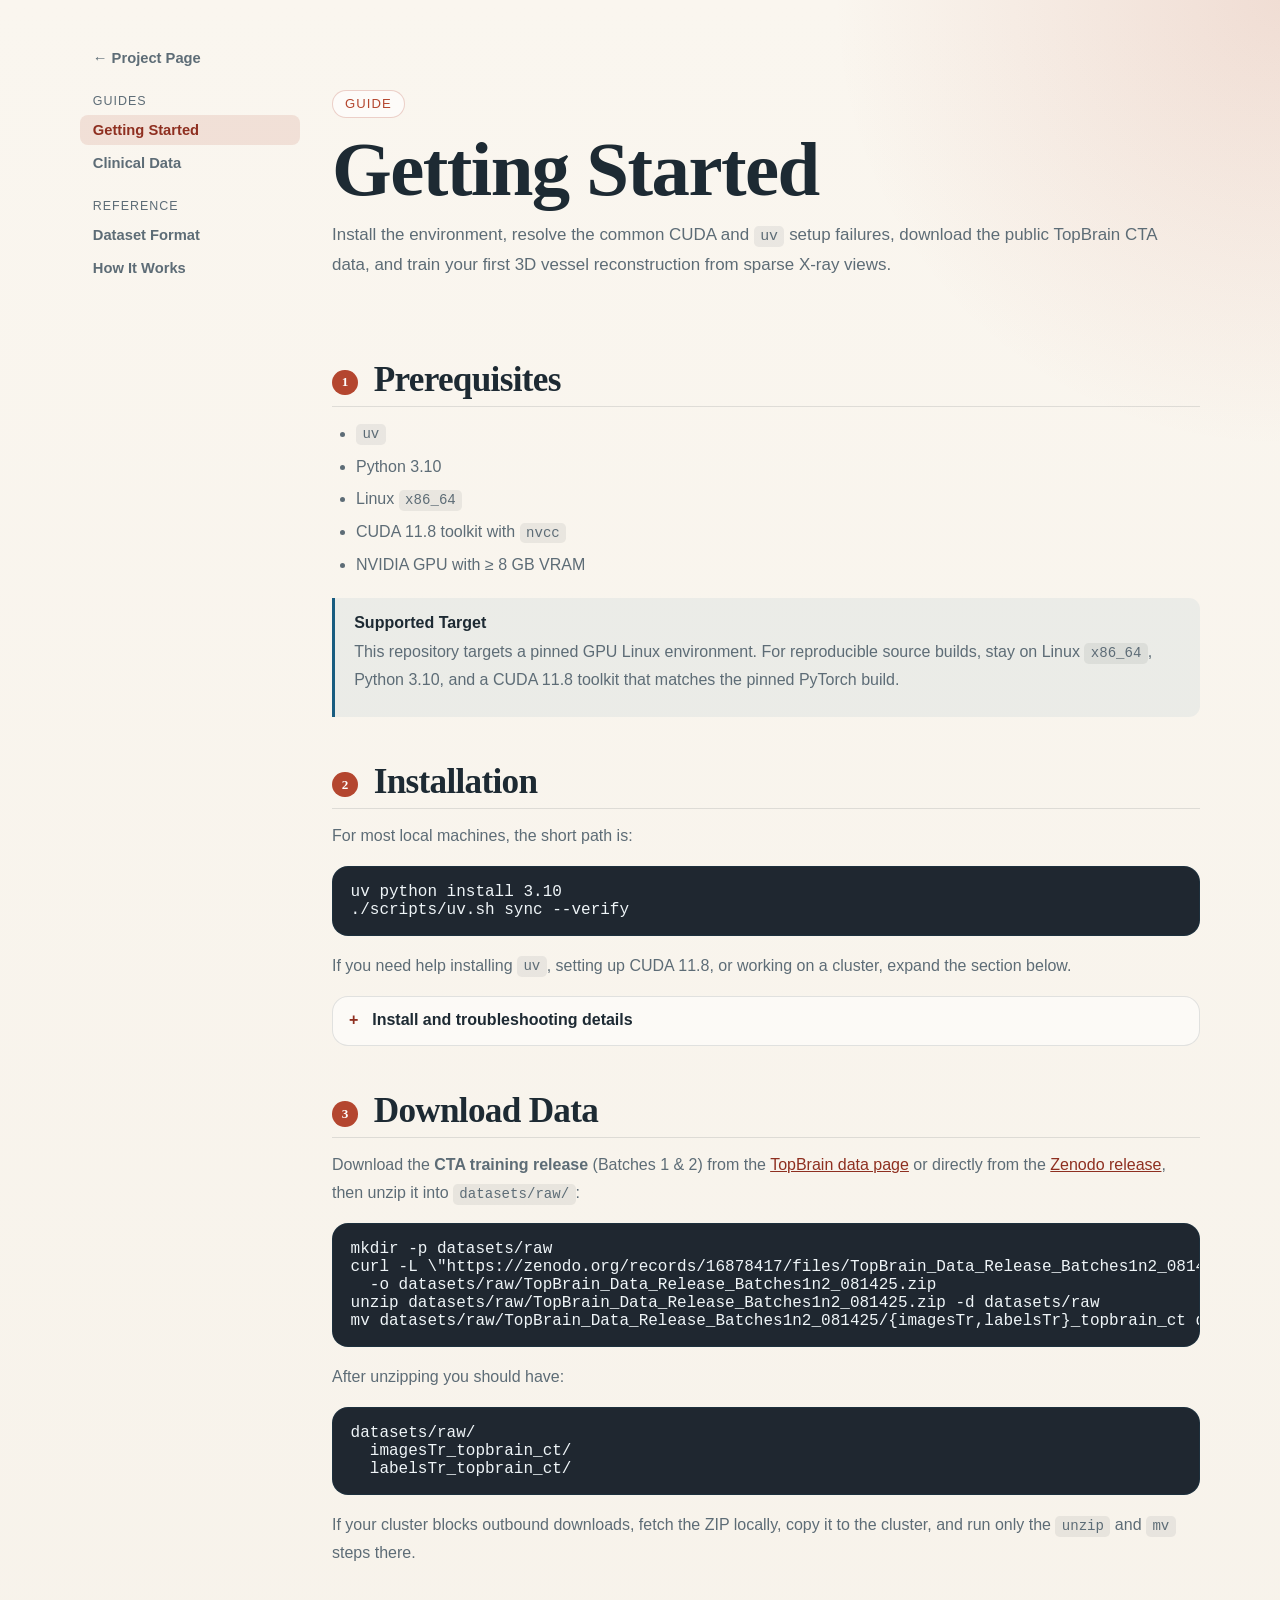
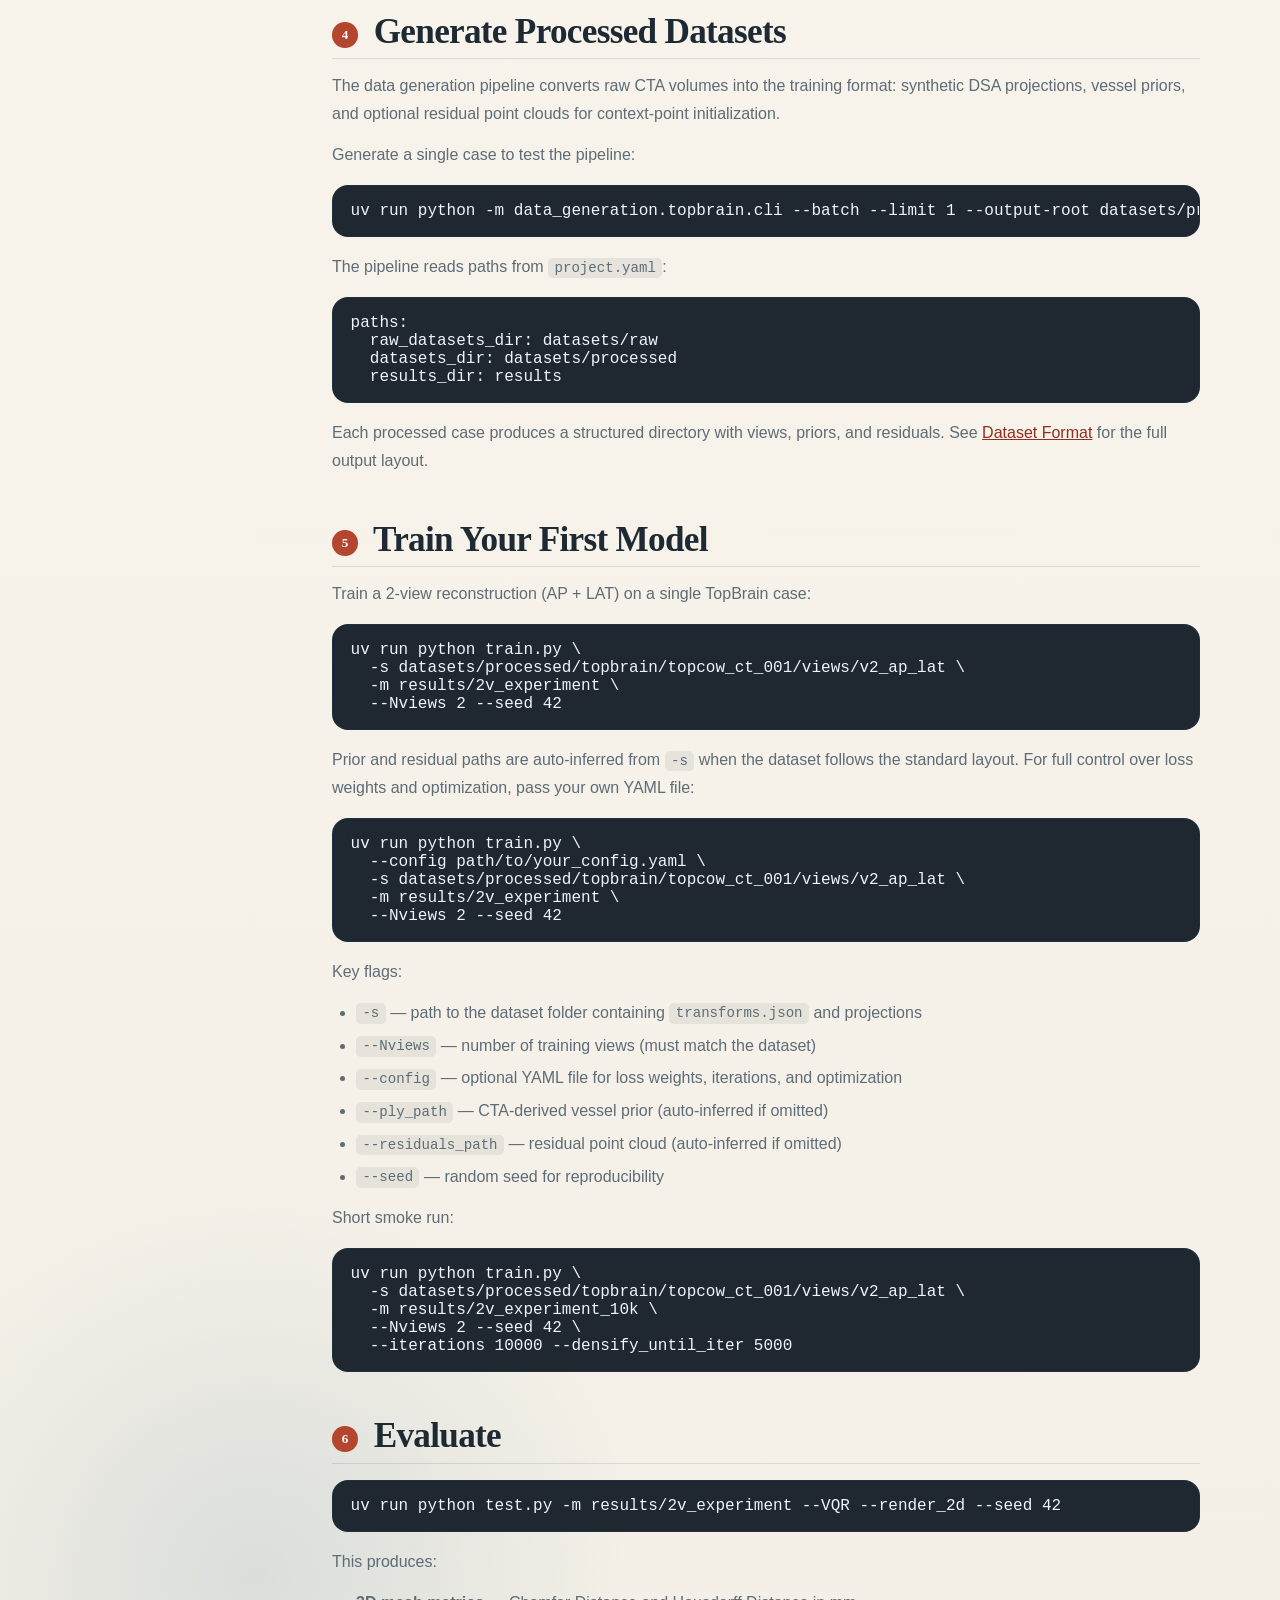
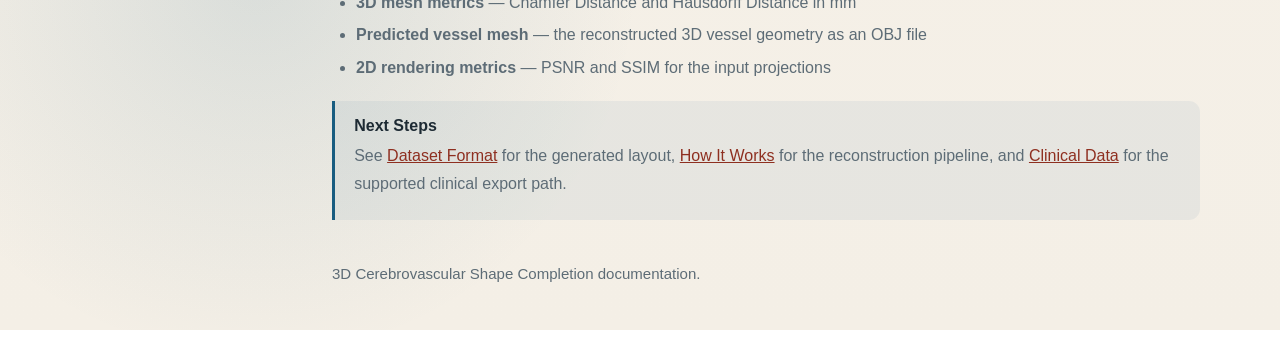
<file: docs/getting-started.html>
<!doctype html>
<html lang="en">
<head>
  <meta charset="utf-8">
  <meta name="viewport" content="width=device-width, initial-scale=1">
  <title>Getting Started | 3D Cerebrovascular Shape Completion</title>
  <link rel="stylesheet" href="site.css">
</head>
<body>
  <main class="wrap">
    <div class="doc-layout">
      <nav class="sidebar">
        <a href="index.html">&larr; Project Page</a>
        <div class="sidebar-title">Guides</div>
        <a class="active" href="getting-started.html">Getting Started</a>
        <a href="clinical-data.html">Clinical Data</a>
        <div class="sidebar-title">Reference</div>
        <a href="dataset-schema.html">Dataset Format</a>
        <a href="architecture.html">How It Works</a>
      </nav>
      <div class="doc-content">
        <section class="hero">
          <span class="eyebrow">Guide</span>
          <h1>Getting Started</h1>
          <p class="lede">
            Install the environment, resolve the common CUDA and <code>uv</code> setup failures,
            download the public TopBrain CTA data, and train your first 3D vessel reconstruction from sparse X-ray views.
          </p>
        </section>

        <h2><span class="step-num">1</span> Prerequisites</h2>
        <ul>
          <li><code>uv</code></li>
          <li>Python 3.10</li>
          <li>Linux <code>x86_64</code></li>
          <li>CUDA 11.8 toolkit with <code>nvcc</code></li>
          <li>NVIDIA GPU with &ge; 8 GB VRAM</li>
        </ul>

        <div class="callout callout-info">
          <div class="callout-title">Supported Target</div>
          <p>
            This repository targets a pinned GPU Linux environment. For reproducible source builds,
            stay on Linux <code>x86_64</code>, Python 3.10, and a CUDA 11.8 toolkit that matches the pinned PyTorch build.
          </p>
        </div>

        <h2><span class="step-num">2</span> Installation</h2>

        <p>
          For most local machines, the short path is:
        </p>
        <pre><code>uv python install 3.10
./scripts/uv.sh sync --verify</code></pre>
        <p>
          If you need help installing <code>uv</code>, setting up CUDA 11.8, or working on a cluster,
          expand the section below.
        </p>

        <details class="expando">
          <summary>Install and troubleshooting details</summary>

        <h3>What You Need to Install First</h3>
        <p>
          This repository assumes a Linux machine or cluster login node with:
        </p>
        <ul>
          <li><strong><code>uv</code></strong> for Python and dependency management</li>
          <li><strong>CUDA 11.8</strong> with <code>nvcc</code> available in the shell used for installation</li>
          <li><strong>build tools</strong> such as <code>gcc</code>, <code>g++</code>, <code>curl</code>, and <code>unzip</code></li>
        </ul>
        <p>
          Official downloads and references:
        </p>
        <ul>
          <li><a href="https://docs.astral.sh/uv/getting-started/installation/">uv installation guide</a></li>
          <li><a href="https://developer.nvidia.com/cuda-toolkit-archive">CUDA Toolkit archive</a></li>
          <li><a href="https://docs.nvidia.com/cuda/archive/11.8.0/cuda-installation-guide-linux/">CUDA 11.8 Linux installation guide</a></li>
        </ul>

        <h3>Environment Variables</h3>
        <p>
          The wrapper script reads these variables. You only need them when autodetection is not sufficient.
        </p>
        <table class="env-table">
          <thead>
            <tr><th>Variable</th><th>Purpose</th><th>Default</th></tr>
          </thead>
          <tbody>
            <tr>
              <td><code>CUDA_HOME</code></td>
              <td>Path to the CUDA 11.8 toolkit root</td>
              <td>Auto-detected from <code>nvcc</code> on <code>PATH</code></td>
            </tr>
            <tr>
              <td><code>CUDA_MATH_ROOT</code></td>
              <td>Separate math-library root for split NVHPC layouts</td>
              <td>Not set</td>
            </tr>
            <tr>
              <td><code>CC</code> / <code>CXX</code></td>
              <td>C / C++ compiler</td>
              <td><code>gcc</code> / <code>g++</code></td>
            </tr>
            <tr>
              <td><code>UV_CACHE_DIR</code></td>
              <td><code>uv</code> cache location</td>
              <td><code>.uv-cache</code> in the repo root</td>
            </tr>
          </tbody>
        </table>

        <h3>If Autodetection Fails</h3>
        <p>Set <code>CUDA_HOME</code> explicitly and make sure <code>nvcc</code> is on <code>PATH</code>:</p>
        <pre><code>export CUDA_HOME=/path/to/cuda-11.8
export PATH="$CUDA_HOME/bin:$PATH"
./scripts/uv.sh sync --verify</code></pre>

        <h3>NVHPC Split Layouts</h3>
        <p>
          Some NVHPC installs split CUDA math headers and libraries out of the default toolkit root.
          If TIGRE fails on CUDA math headers such as <code>curand_kernel.h</code>, set <code>CUDA_MATH_ROOT</code>:
        </p>
        <pre><code>export CUDA_MATH_ROOT=/path/to/math_libs/11.8/targets/x86_64-linux
./scripts/uv.sh sync --verify</code></pre>
        <p>
          On some clusters you may also need <code>CPATH</code> or <code>LIBRARY_PATH</code>
          to point at that split math installation.
        </p>

        <h3>Verification</h3>
        <p>Rerun the full environment check at any time:</p>
        <pre><code>./scripts/uv.sh verify</code></pre>
        <p>For a deeper runtime check covering imports, GPU availability, and CUDA extensions:</p>
        <pre><code>./scripts/uv.sh run python -m utils.verify_env --full</code></pre>

        <h3>Common Setup Failures</h3>
        <table>
          <thead>
            <tr><th>Symptom</th><th>Cause</th><th>Fix</th></tr>
          </thead>
          <tbody>
            <tr>
              <td><code>uv not found on PATH</code></td>
              <td><code>uv</code> is not installed or not visible in the current shell.</td>
              <td>Install <code>uv</code> first and reopen the shell, or export the directory containing <code>uv</code> into <code>PATH</code>.</td>
            </tr>
            <tr>
              <td><code>nvcc not found on PATH</code></td>
              <td>The CUDA toolkit is not visible in the current shell.</td>
              <td>Set <code>CUDA_HOME</code>, export <code>$CUDA_HOME/bin</code> into <code>PATH</code>, or load the correct cluster module.</td>
            </tr>
            <tr>
              <td><code>torch.version.cuda=...</code> but <code>nvcc=...</code></td>
              <td>PyTorch and the local CUDA toolkit do not match.</td>
              <td>Use CUDA 11.8 for this repo or recreate the environment after switching toolkits.</td>
            </tr>
            <tr>
              <td><code>curand_kernel.h</code> or other CUDA math headers missing</td>
              <td>NVHPC split-layout install without the math-root path configured.</td>
              <td>Set <code>CUDA_MATH_ROOT</code> and, if needed, add it to <code>CPATH</code> and <code>LIBRARY_PATH</code>.</td>
            </tr>
            <tr>
              <td><code>Permission denied</code> or broken cache state in <code>uv</code></td>
              <td>The cache directory is unwritable or stale.</td>
              <td>Point <code>UV_CACHE_DIR</code> at a writable location, then rerun <code>./scripts/uv.sh sync --verify</code>.</td>
            </tr>
            <tr>
              <td>CUDA extension import fails after changing compilers or toolkit</td>
              <td>The existing environment was built against a different toolchain.</td>
              <td>Remove <code>.venv</code> and rerun <code>./scripts/uv.sh sync --verify</code> from a clean shell.</td>
            </tr>
          </tbody>
        </table>

        </details>

        <h2><span class="step-num">3</span> Download Data</h2>
        <p>
          Download the <strong>CTA training release</strong> (Batches 1 &amp; 2) from the
          <a href="https://topbrain2025.grand-challenge.org/data/">TopBrain data page</a>
          or directly from the
          <a href="https://zenodo.org/records/16878417">Zenodo release</a>,
          then unzip it into <code>datasets/raw/</code>:
        </p>
        <pre><code>mkdir -p datasets/raw
curl -L \"https://zenodo.org/records/16878417/files/TopBrain_Data_Release_Batches1n2_081425.zip?download=1\" \
  -o datasets/raw/TopBrain_Data_Release_Batches1n2_081425.zip
unzip datasets/raw/TopBrain_Data_Release_Batches1n2_081425.zip -d datasets/raw
mv datasets/raw/TopBrain_Data_Release_Batches1n2_081425/{imagesTr,labelsTr}_topbrain_ct datasets/raw/</code></pre>

        <p>After unzipping you should have:</p>
        <pre><code>datasets/raw/
  imagesTr_topbrain_ct/
  labelsTr_topbrain_ct/</code></pre>
        <p>
          If your cluster blocks outbound downloads, fetch the ZIP locally, copy it to the cluster,
          and run only the <code>unzip</code> and <code>mv</code> steps there.
        </p>

        <h2><span class="step-num">4</span> Generate Processed Datasets</h2>
        <p>
          The data generation pipeline converts raw CTA volumes into the training format:
          synthetic DSA projections, vessel priors, and optional residual point clouds for context-point initialization.
        </p>

        <p>Generate a single case to test the pipeline:</p>
        <pre><code>uv run python -m data_generation.topbrain.cli --batch --limit 1 --output-root datasets/processed/topbrain</code></pre>

        <p>The pipeline reads paths from <code>project.yaml</code>:</p>
        <pre><code>paths:
  raw_datasets_dir: datasets/raw
  datasets_dir: datasets/processed
  results_dir: results</code></pre>

        <p>
          Each processed case produces a structured directory with views, priors, and residuals.
          See <a href="dataset-schema.html">Dataset Format</a> for the full output layout.
        </p>

        <h2><span class="step-num">5</span> Train Your First Model</h2>
        <p>Train a 2-view reconstruction (AP + LAT) on a single TopBrain case:</p>
        <pre><code>uv run python train.py \
  -s datasets/processed/topbrain/topcow_ct_001/views/v2_ap_lat \
  -m results/2v_experiment \
  --Nviews 2 --seed 42</code></pre>

        <p>
          Prior and residual paths are auto-inferred from <code>-s</code> when the dataset follows
          the standard layout. For full control over loss weights and optimization, pass your own YAML file:
        </p>
        <pre><code>uv run python train.py \
  --config path/to/your_config.yaml \
  -s datasets/processed/topbrain/topcow_ct_001/views/v2_ap_lat \
  -m results/2v_experiment \
  --Nviews 2 --seed 42</code></pre>

        <p>Key flags:</p>
        <ul>
          <li><code>-s</code> &mdash; path to the dataset folder containing <code>transforms.json</code> and projections</li>
          <li><code>--Nviews</code> &mdash; number of training views (must match the dataset)</li>
          <li><code>--config</code> &mdash; optional YAML file for loss weights, iterations, and optimization</li>
          <li><code>--ply_path</code> &mdash; CTA-derived vessel prior (auto-inferred if omitted)</li>
          <li><code>--residuals_path</code> &mdash; residual point cloud (auto-inferred if omitted)</li>
          <li><code>--seed</code> &mdash; random seed for reproducibility</li>
        </ul>

        <p>Short smoke run:</p>
        <pre><code>uv run python train.py \
  -s datasets/processed/topbrain/topcow_ct_001/views/v2_ap_lat \
  -m results/2v_experiment_10k \
  --Nviews 2 --seed 42 \
  --iterations 10000 --densify_until_iter 5000</code></pre>

        <h2><span class="step-num">6</span> Evaluate</h2>
        <pre><code>uv run python test.py -m results/2v_experiment --VQR --render_2d --seed 42</code></pre>

        <p>This produces:</p>
        <ul>
          <li><strong>3D mesh metrics</strong> &mdash; Chamfer Distance and Hausdorff Distance in mm</li>
          <li><strong>Predicted vessel mesh</strong> &mdash; the reconstructed 3D vessel geometry as an OBJ file</li>
          <li><strong>2D rendering metrics</strong> &mdash; PSNR and SSIM for the input projections</li>
        </ul>

        <div class="callout callout-info">
          <div class="callout-title">Next Steps</div>
          <p>
            See <a href="dataset-schema.html">Dataset Format</a> for the generated layout,
            <a href="architecture.html">How It Works</a> for the reconstruction pipeline,
            and <a href="clinical-data.html">Clinical Data</a> for the supported clinical export path.
          </p>
        </div>

        <footer class="footer">
          3D Cerebrovascular Shape Completion documentation.
        </footer>
      </div>
    </div>
  </main>
</body>
</html>
</file>
<file: docs/site.css>
:root {
  --bg: #f4efe6;
  --panel: rgba(255, 252, 247, 0.9);
  --ink: #1d2a33;
  --muted: #5d6c76;
  --line: rgba(29, 42, 51, 0.12);
  --accent: #b4462f;
  --accent-dark: #8e2f20;
  --shadow: 0 24px 80px rgba(32, 28, 21, 0.12);
}

* {
  box-sizing: border-box;
}

html {
  scroll-behavior: smooth;
}

body {
  margin: 0;
  color: var(--ink);
  font-family: "Avenir Next", "Segoe UI", sans-serif;
  background:
    radial-gradient(circle at top right, rgba(180, 70, 47, 0.14), transparent 28rem),
    radial-gradient(circle at left 20% bottom 10%, rgba(24, 92, 128, 0.12), transparent 24rem),
    linear-gradient(180deg, #faf6ef 0%, var(--bg) 100%);
}

a {
  color: var(--accent-dark);
}

a:hover {
  color: var(--accent);
}

code,
pre {
  font-family: "IBM Plex Mono", "SFMono-Regular", Consolas, monospace;
}

pre {
  margin: 1rem 0 0;
  padding: 1rem 1.1rem;
  overflow-x: auto;
  border-radius: 1rem;
  border: 1px solid rgba(24, 92, 128, 0.16);
  background: #1f2730;
  color: #eff5f8;
}

.wrap {
  width: min(1120px, calc(100vw - 2rem));
  margin: 0 auto;
}

.topbar {
  position: sticky;
  top: 0;
  z-index: 20;
  backdrop-filter: blur(14px);
  background: rgba(250, 246, 239, 0.78);
  border-bottom: 1px solid var(--line);
}

.topbar-inner {
  display: flex;
  justify-content: space-between;
  align-items: center;
  gap: 1rem;
  padding: 0.95rem 0;
}

.brand {
  color: var(--ink);
  text-decoration: none;
  font-weight: 700;
  letter-spacing: 0.02em;
}

.nav {
  display: flex;
  flex-wrap: wrap;
  gap: 0.8rem;
}

.nav a {
  text-decoration: none;
  color: var(--muted);
  font-weight: 600;
}

.nav a.active {
  color: var(--accent-dark);
}

.hero {
  padding: 3.6rem 0 1.4rem;
}

.eyebrow {
  display: inline-block;
  padding: 0.35rem 0.75rem;
  border-radius: 999px;
  border: 1px solid rgba(180, 70, 47, 0.24);
  background: rgba(255, 255, 255, 0.6);
  color: var(--accent);
  font-size: 0.82rem;
  letter-spacing: 0.08em;
  text-transform: uppercase;
}

h1,
h2,
h3 {
  font-family: "Iowan Old Style", "Palatino Linotype", "Book Antiqua", serif;
  font-weight: 600;
  letter-spacing: -0.02em;
  margin: 0;
}

h1 {
  margin-top: 0.9rem;
  font-size: clamp(2.6rem, 6vw, 4.8rem);
  line-height: 0.98;
}

h2 {
  font-size: clamp(1.5rem, 3vw, 2.2rem);
}

h3 {
  font-size: 1.15rem;
}

.lede {
  max-width: 52rem;
  margin: 1rem 0 0;
  color: var(--muted);
  font-size: 1.06rem;
  line-height: 1.72;
}

.grid {
  display: grid;
  gap: 1rem;
}

.two-col {
  grid-template-columns: repeat(2, minmax(0, 1fr));
}

.card {
  padding: 1.3rem;
  border: 1px solid var(--line);
  border-radius: 1.4rem;
  background: var(--panel);
  box-shadow: var(--shadow);
}

.section {
  padding: 1rem 0;
}

.section p,
.section li {
  color: var(--muted);
  line-height: 1.75;
}

.section ul,
.section ol {
  margin: 0.85rem 0 0;
  padding-left: 1.2rem;
}

.section table {
  width: 100%;
  border-collapse: collapse;
  margin-top: 1rem;
  background: rgba(255, 255, 255, 0.45);
  border-radius: 1rem;
  overflow: hidden;
}

.section th,
.section td {
  padding: 0.8rem 0.9rem;
  text-align: left;
  border-bottom: 1px solid var(--line);
  vertical-align: top;
}

.section th {
  color: var(--ink);
  font-weight: 700;
}

.section tr:last-child td {
  border-bottom: 0;
}

.note {
  margin-top: 1rem;
  padding: 0.9rem 1rem;
  border-left: 4px solid var(--accent);
  border-radius: 0.9rem;
  background: rgba(180, 70, 47, 0.08);
  color: var(--ink);
}

.expando {
  margin-top: 1rem;
  padding: 0.9rem 1rem 1rem;
  border: 1px solid var(--line);
  border-radius: 1rem;
  background: rgba(255, 255, 255, 0.55);
}

.expando summary {
  cursor: pointer;
  font-weight: 700;
  color: var(--ink);
  list-style: none;
}

.expando summary::-webkit-details-marker {
  display: none;
}

.expando summary::before {
  content: "+";
  display: inline-block;
  width: 1rem;
  margin-right: 0.45rem;
  color: var(--accent-dark);
  font-weight: 700;
}

.expando[open] summary::before {
  content: "-";
}

.expando > *:not(summary) {
  margin-top: 1rem;
}

.mini-grid {
  display: grid;
  gap: 1rem;
  grid-template-columns: repeat(3, minmax(0, 1fr));
}

.stat strong {
  display: block;
  font-size: 1.6rem;
  font-family: "Iowan Old Style", "Palatino Linotype", serif;
}

/* --- Landing page elements --- */

.actions {
  display: flex;
  flex-wrap: wrap;
  gap: 0.9rem;
  margin-top: 1.75rem;
}

.button,
.button-secondary {
  display: inline-flex;
  align-items: center;
  gap: 0.5rem;
  padding: 0.85rem 1.2rem;
  border-radius: 999px;
  text-decoration: none;
  font-weight: 600;
  font-size: 0.95rem;
  transition: transform 160ms ease, box-shadow 160ms ease;
}

.button {
  color: white;
  background: linear-gradient(135deg, #c35338 0%, #9d2c21 100%);
  box-shadow: 0 16px 36px rgba(157, 44, 33, 0.22);
}

.button-secondary {
  color: var(--ink);
  border: 1px solid var(--line);
  background: rgba(255, 255, 255, 0.58);
}

.button:hover,
.button-secondary:hover {
  transform: translateY(-2px);
  color: inherit;
}

.button:hover {
  color: white;
}

.kicker {
  margin-top: 0.9rem;
  color: var(--ink);
  font-weight: 600;
}

.video-wrap {
  display: flex;
  justify-content: center;
  align-items: center;
  padding: 1rem;
  border-radius: 1rem;
  overflow: hidden;
  background: #10151a;
}

.video-wrap img,
.video-wrap video {
  display: block;
  width: min(100%, 420px);
  height: auto;
  border-radius: 0.5rem;
}

.table-scroll {
  overflow-x: auto;
  -webkit-overflow-scrolling: touch;
}

.section table .best td {
  font-weight: 700;
}

.section-title {
  text-align: center;
  margin-bottom: 1.5rem;
}

figure {
  margin: 0;
}

figcaption {
  color: var(--muted);
  font-size: 0.92rem;
  line-height: 1.6;
  text-align: center;
  margin-top: 1rem;
}

/* --- Documentation sidebar layout --- */

.doc-layout {
  display: grid;
  grid-template-columns: 220px 1fr;
  gap: 2rem;
  align-items: start;
  padding-top: 2rem;
}

.sidebar {
  position: sticky;
  top: 1.5rem;
  padding: 0.5rem 0;
}

.sidebar a {
  display: block;
  padding: 0.45rem 0.8rem;
  margin: 0.15rem 0;
  border-radius: 0.5rem;
  text-decoration: none;
  color: var(--muted);
  font-weight: 600;
  font-size: 0.92rem;
}

.sidebar a:hover {
  background: rgba(180, 70, 47, 0.08);
  color: var(--accent);
}

.sidebar a.active {
  background: rgba(180, 70, 47, 0.12);
  color: var(--accent-dark);
}

.sidebar .sidebar-title {
  font-size: 0.78rem;
  text-transform: uppercase;
  letter-spacing: 0.08em;
  color: var(--muted);
  padding: 0.8rem 0.8rem 0.3rem;
  margin-top: 0.5rem;
}

.sidebar .sidebar-title:first-child {
  margin-top: 0;
}

.doc-content {
  min-width: 0;
}

/* --- Documentation prose styles --- */

.doc-content h2 {
  margin-top: 2.8rem;
  padding-bottom: 0.4rem;
  border-bottom: 1px solid var(--line);
}

.doc-content h3 {
  margin-top: 1.8rem;
}

.doc-content p {
  margin: 0.8rem 0;
  color: var(--muted);
  line-height: 1.75;
}

.doc-content ul,
.doc-content ol {
  margin: 0.8rem 0;
  padding-left: 1.5rem;
  color: var(--muted);
  line-height: 1.75;
}

.doc-content li + li {
  margin-top: 0.3rem;
}

.doc-content pre {
  margin: 1rem 0;
}

.doc-content code:not(pre code) {
  padding: 0.15rem 0.4rem;
  border-radius: 0.3rem;
  background: rgba(29, 42, 51, 0.07);
  font-size: 0.88em;
}

.callout {
  border-left: 3px solid var(--accent);
  padding: 1rem 1.2rem;
  border-radius: 0 0.7rem 0.7rem 0;
  margin: 1.2rem 0;
  background: rgba(180, 70, 47, 0.06);
}

.callout-title {
  font-weight: 700;
  color: var(--ink);
  margin-bottom: 0.3rem;
}

.callout p {
  margin: 0.4rem 0;
}

.callout-info {
  border-left-color: #185c80;
  background: rgba(24, 92, 128, 0.06);
}

.doc-content table {
  width: 100%;
  border-collapse: collapse;
  margin: 1rem 0;
  background: rgba(255, 255, 255, 0.45);
  border-radius: 0.7rem;
  overflow: hidden;
}

.doc-content th,
.doc-content td {
  padding: 0.7rem 0.9rem;
  text-align: left;
  border-bottom: 1px solid var(--line);
  vertical-align: top;
  color: var(--muted);
}

.doc-content th {
  color: var(--ink);
  font-weight: 700;
}

.doc-content tr:last-child td {
  border-bottom: 0;
}

.step-num {
  display: inline-flex;
  align-items: center;
  justify-content: center;
  width: 1.6rem;
  height: 1.6rem;
  border-radius: 50%;
  background: var(--accent);
  color: white;
  font-weight: 700;
  font-size: 0.82rem;
  margin-right: 0.5rem;
  vertical-align: middle;
}

.footer {
  padding: 1.6rem 0 3rem;
  color: var(--muted);
  font-size: 0.94rem;
}

@media (max-width: 840px) {
  .two-col,
  .mini-grid {
    grid-template-columns: 1fr;
  }

  .topbar-inner {
    flex-direction: column;
    align-items: flex-start;
  }

  .section table {
    font-size: 0.88rem;
  }

  .section th,
  .section td {
    padding: 0.55rem 0.6rem;
  }

  .doc-layout {
    grid-template-columns: 1fr;
    gap: 0;
    padding-top: 1rem;
  }

  .sidebar {
    position: static;
    display: flex;
    flex-wrap: wrap;
    gap: 0.4rem;
    padding: 0.8rem 0;
    border-bottom: 1px solid var(--line);
    margin-bottom: 1rem;
  }

  .sidebar .sidebar-title {
    display: none;
  }
}
</file>
